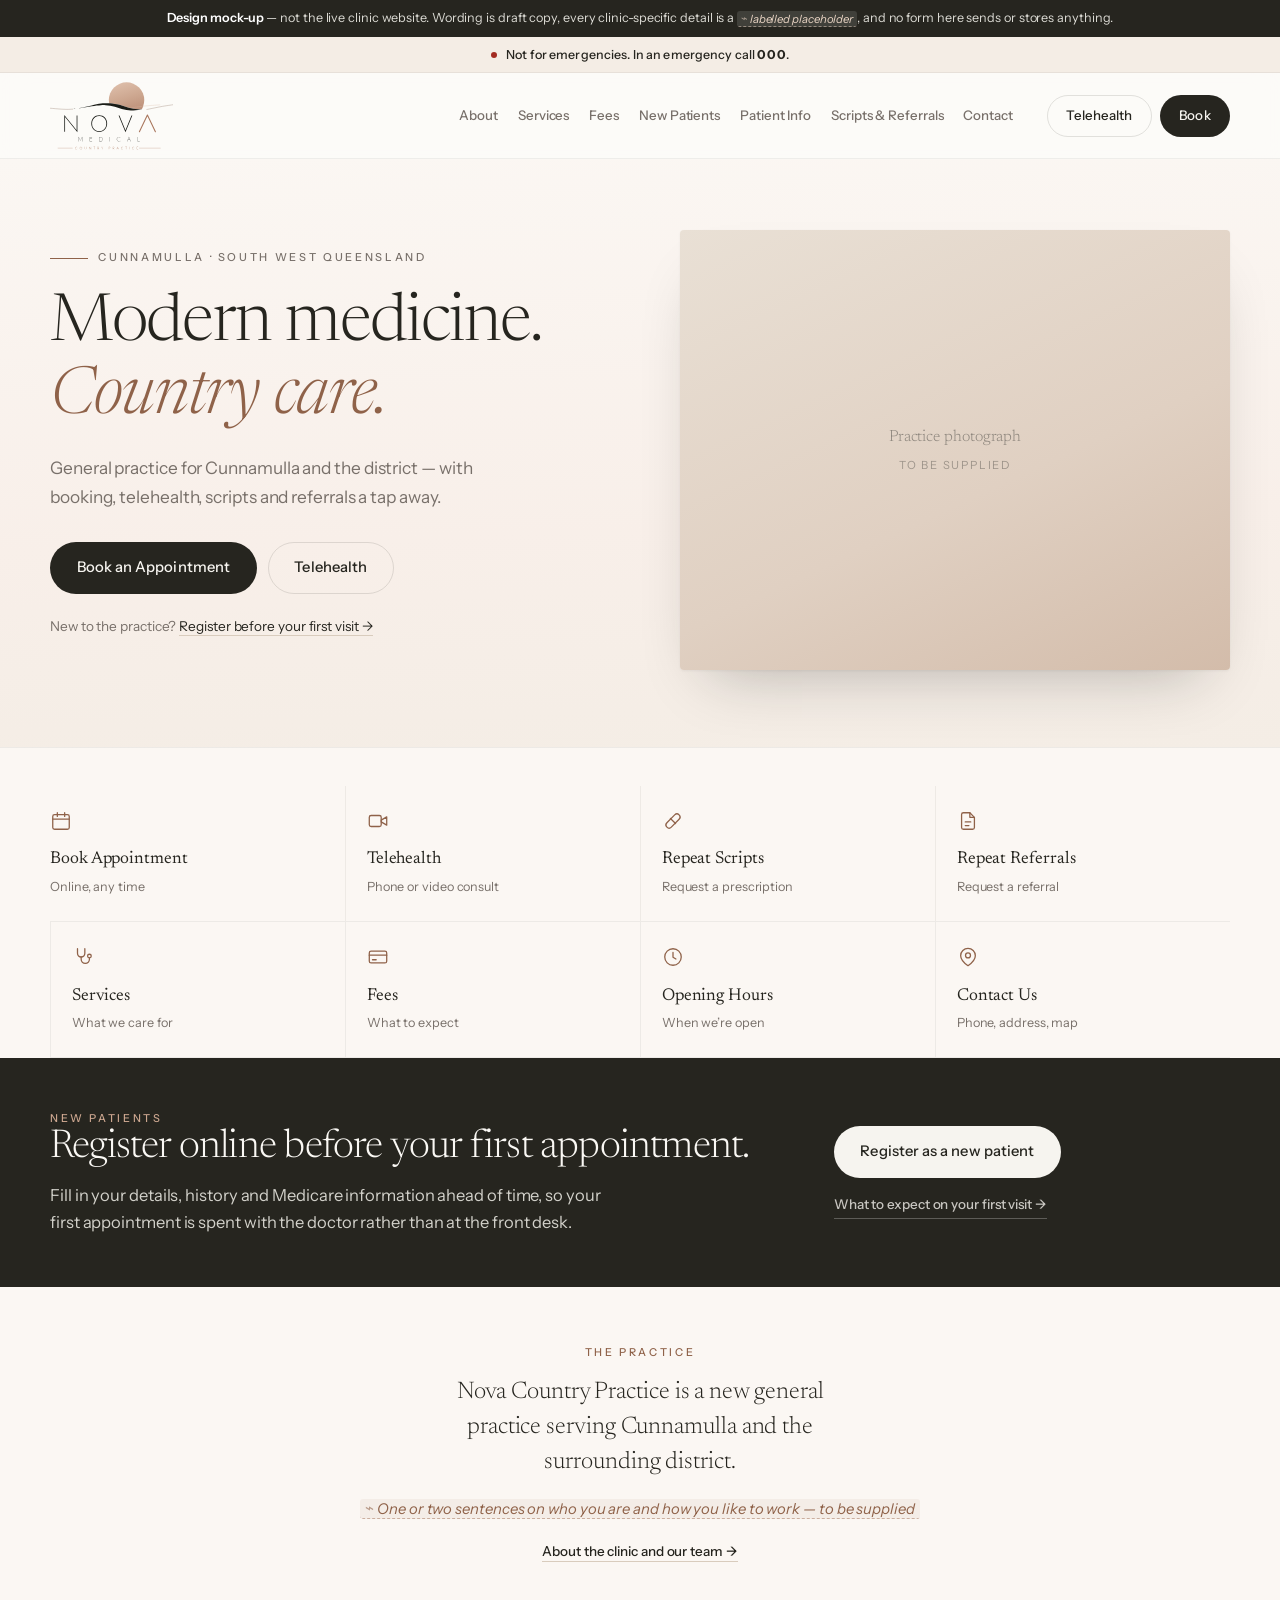
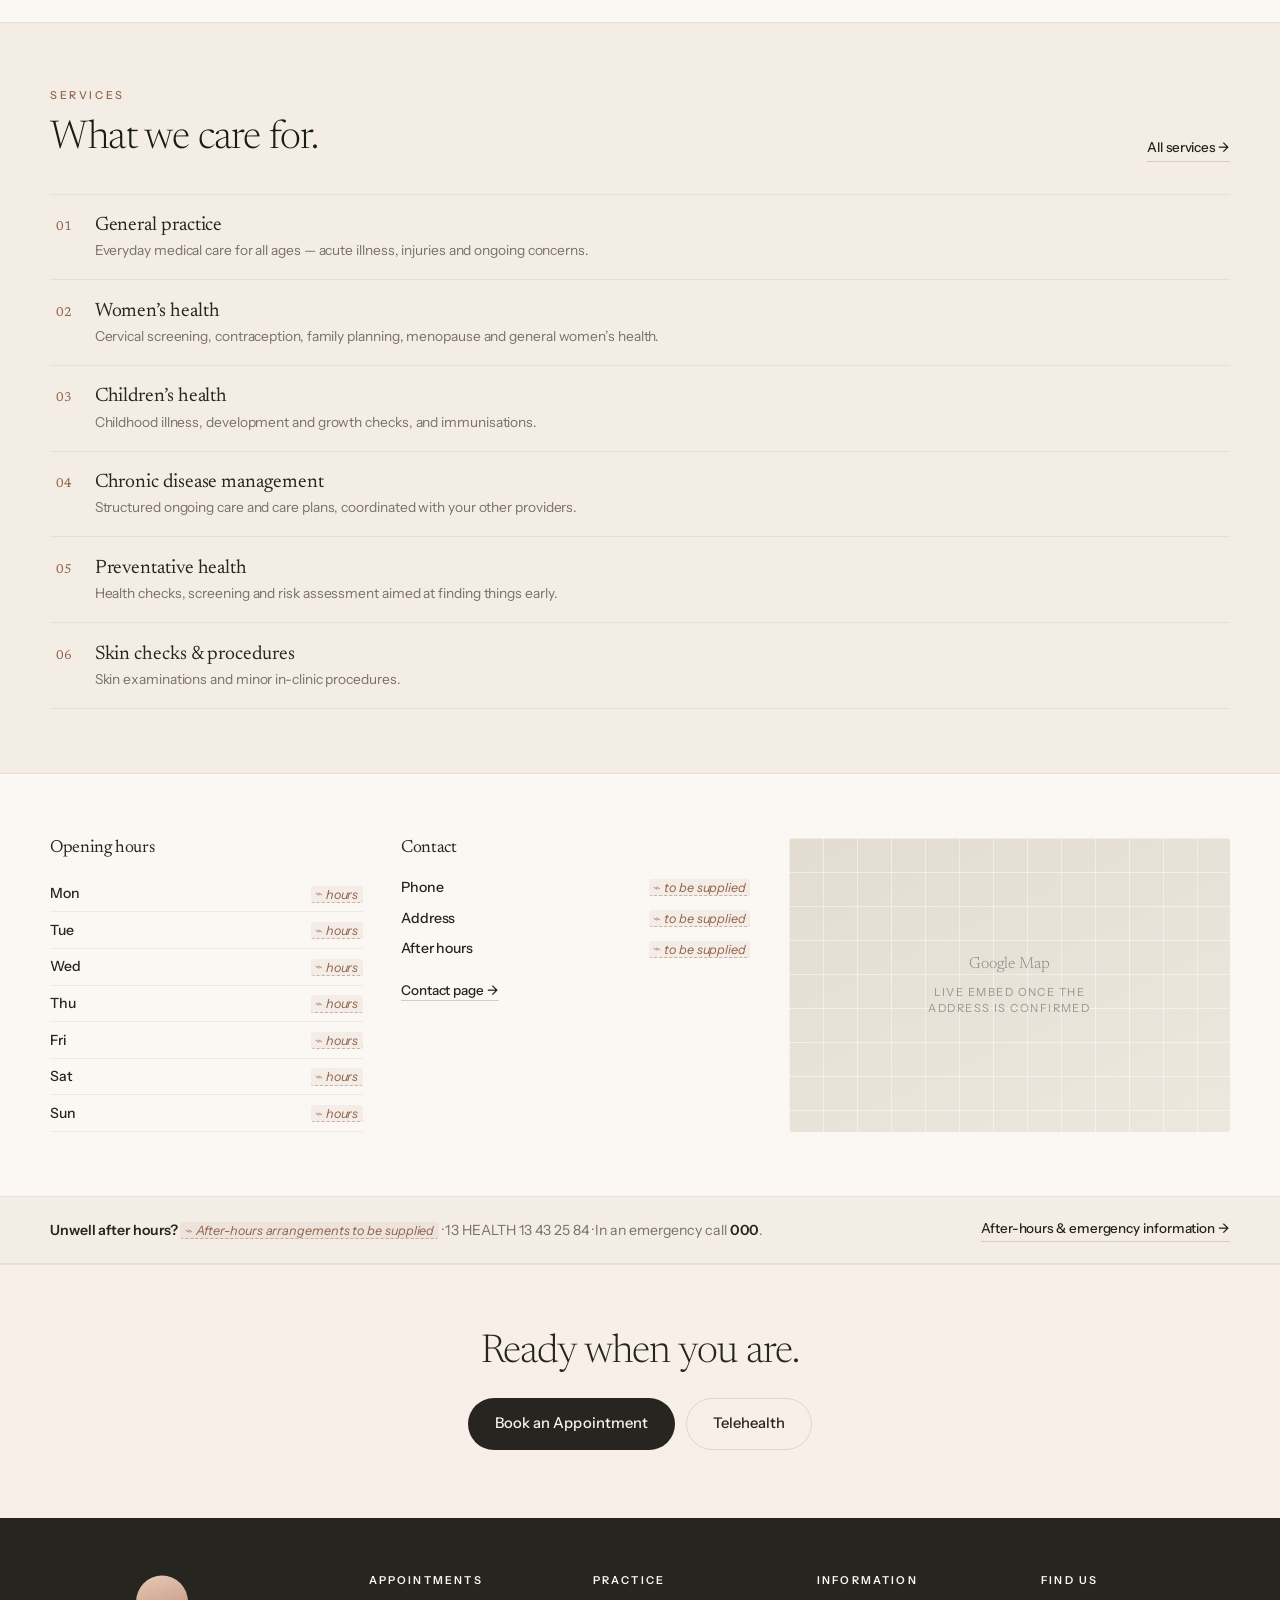
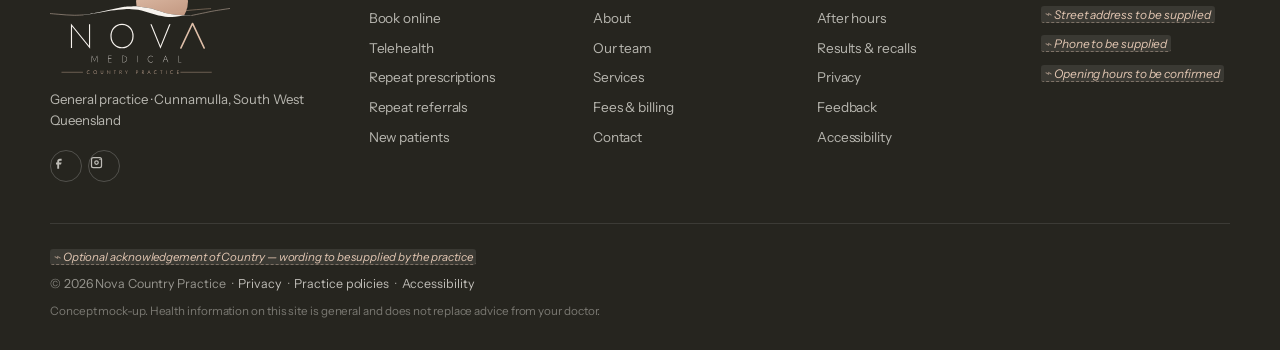
<file: index.html>
<!doctype html>
<html lang="en-AU">
<head>
<meta charset="utf-8">
<meta name="viewport" content="width=device-width, initial-scale=1">
<title>Nova Country Practice — General Practice, Cunnamulla QLD | Design mock-up</title>
<meta name="description" content="Concept mock-up for Nova Country Practice, a general practice in Cunnamulla, Queensland.">
<meta name="robots" content="noindex, nofollow">
<link rel="preconnect" href="https://fonts.googleapis.com">
<link rel="preconnect" href="https://fonts.gstatic.com" crossorigin>
<link href="https://fonts.googleapis.com/css2?family=Newsreader:ital,opsz,wght@0,6..72,200;0,6..72,300;0,6..72,400;1,6..72,300&family=Instrument+Sans:wght@400;500;600&display=swap" rel="stylesheet">
<link rel="icon" href="favicon.svg" type="image/svg+xml">
<link rel="icon" href="favicon-512.png" sizes="512x512">
<link rel="apple-touch-icon" href="apple-touch-icon.png">
<link rel="stylesheet" href="styles.css">
</head>
<body>
<a class="skip" href="#main">Skip to content</a>

<div class="demobar" role="note">
  <strong>Design mock-up</strong> &mdash; not the live clinic website. Wording is draft copy, every clinic-specific detail is a
  <span class="ph ph--inline">labelled placeholder</span>, and no form here sends or stores anything.
</div>

<div class="emerg" role="note">
  <span class="dot" aria-hidden="true"></span> Not for emergencies. In an emergency call <strong>000</strong>.
</div>

<header class="site">
  <div class="wrap hdr">
    <a class="brand" href="index.html" aria-label="Nova Country Practice — home">
      <img class="logo" src="logo.svg" alt="Nova Country Practice" width="531" height="293">
    </a>
    <nav class="mainnav" aria-label="Main"><a href="about.html">About</a><a href="services.html">Services</a><a href="fees.html">Fees</a><a href="new-patients.html">New Patients</a><a href="patient-info.html">Patient Info</a><a href="requests.html">Scripts &amp; Referrals</a><a href="contact.html">Contact</a></nav>
    <div class="hdr-actions">
      <a class="btn btn--ghost" href="#">Telehealth</a>
      <a class="btn btn--solid" href="#">Book</a>
    </div>
    <button class="burger" aria-label="Menu" aria-expanded="false"><span></span><span></span><span></span></button>
  </div>
  <div class="mobnav" hidden><a href="about.html">About</a><a href="services.html">Services</a><a href="fees.html">Fees</a><a href="new-patients.html">New Patients</a><a href="patient-info.html">Patient Info</a><a href="requests.html">Scripts &amp; Referrals</a><a href="contact.html">Contact</a>
    <div class="mobcta"><a class="btn btn--ghost" href="#">Telehealth</a><a class="btn btn--solid" href="#">Book Appointment</a></div>
  </div>
</header>
<main id="main">

<section class="hero">
  <div class="wrap hero-in">
    <div class="hero-copy">
      <p class="eyebrow"><span class="rule"></span> Cunnamulla &middot; South West Queensland</p>
      <h1>Modern medicine.<br><em>Country care.</em></h1>
      <p class="lede">General practice for Cunnamulla and the district &mdash; with booking, telehealth, scripts and referrals a tap away.</p>
      <div class="hero-cta">
        <a class="btn btn--solid big" href="#">Book an Appointment</a>
        <a class="btn btn--ghost big" href="#">Telehealth</a>
      </div>
      <p class="hero-note">New to the practice? <a href="new-patients.html">Register before your first visit &rarr;</a></p>
    </div>
    <div class="hero-art">
      <div class="hero-img"><span class="imgph">Practice photograph<br><em>to be supplied</em></span></div>
    </div>
  </div>
</section>

<section class="quick" aria-label="Quick links">
  <div class="wrap">
    <div class="qgrid">
      <a class="q" href="#">
        <span class="q-ico"><svg viewBox="0 0 24 24" fill="none" stroke="currentColor" stroke-width="1.4" stroke-linecap="round" stroke-linejoin="round" aria-hidden="true"><rect x="3" y="5" width="18" height="16" rx="2"/><path d="M3 10h18M8 3v4M16 3v4"/></svg></span>
        <span class="q-t">Book Appointment</span>
        <span class="q-s">Online, any time</span>
      </a><a class="q" href="#">
        <span class="q-ico"><svg viewBox="0 0 24 24" fill="none" stroke="currentColor" stroke-width="1.4" stroke-linecap="round" stroke-linejoin="round" aria-hidden="true"><rect x="2.5" y="6" width="13" height="12" rx="2"/><path d="M15.5 11l6-3.5v9l-6-3.5z"/></svg></span>
        <span class="q-t">Telehealth</span>
        <span class="q-s">Phone or video consult</span>
      </a><a class="q" href="requests.html#scripts">
        <span class="q-ico"><svg viewBox="0 0 24 24" fill="none" stroke="currentColor" stroke-width="1.4" stroke-linecap="round" stroke-linejoin="round" aria-hidden="true"><rect x="2.6" y="8.6" width="18.8" height="6.8" rx="3.4" transform="rotate(-45 12 12)"/><path d="M9.2 9.2l5.6 5.6"/></svg></span>
        <span class="q-t">Repeat Scripts</span>
        <span class="q-s">Request a prescription</span>
      </a><a class="q" href="requests.html#referrals">
        <span class="q-ico"><svg viewBox="0 0 24 24" fill="none" stroke="currentColor" stroke-width="1.4" stroke-linecap="round" stroke-linejoin="round" aria-hidden="true"><path d="M14 3H7a2 2 0 0 0-2 2v14a2 2 0 0 0 2 2h10a2 2 0 0 0 2-2V8z"/><path d="M14 3v5h5M9 13h6M9 17h4"/></svg></span>
        <span class="q-t">Repeat Referrals</span>
        <span class="q-s">Request a referral</span>
      </a><a class="q" href="services.html">
        <span class="q-ico"><svg viewBox="0 0 24 24" fill="none" stroke="currentColor" stroke-width="1.4" stroke-linecap="round" stroke-linejoin="round" aria-hidden="true"><path d="M6 3v5a4 4 0 0 0 8 0V3"/><path d="M10 12v2.5a4.5 4.5 0 0 0 9 0V13"/><circle cx="19" cy="11" r="2"/></svg></span>
        <span class="q-t">Services</span>
        <span class="q-s">What we care for</span>
      </a><a class="q" href="fees.html">
        <span class="q-ico"><svg viewBox="0 0 24 24" fill="none" stroke="currentColor" stroke-width="1.4" stroke-linecap="round" stroke-linejoin="round" aria-hidden="true"><rect x="2.5" y="5.5" width="19" height="13" rx="2"/><path d="M2.5 10h19M6 15h4"/></svg></span>
        <span class="q-t">Fees</span>
        <span class="q-s">What to expect</span>
      </a><a class="q" href="contact.html#hours">
        <span class="q-ico"><svg viewBox="0 0 24 24" fill="none" stroke="currentColor" stroke-width="1.4" stroke-linecap="round" stroke-linejoin="round" aria-hidden="true"><circle cx="12" cy="12" r="9"/><path d="M12 7v5.2l3.2 2"/></svg></span>
        <span class="q-t">Opening Hours</span>
        <span class="q-s">When we&rsquo;re open</span>
      </a><a class="q" href="contact.html">
        <span class="q-ico"><svg viewBox="0 0 24 24" fill="none" stroke="currentColor" stroke-width="1.4" stroke-linecap="round" stroke-linejoin="round" aria-hidden="true"><path d="M20 10.5c0 5.2-8 11-8 11s-8-5.8-8-11a8 8 0 1 1 16 0z"/><circle cx="12" cy="10.3" r="2.7"/></svg></span>
        <span class="q-t">Contact Us</span>
        <span class="q-s">Phone, address, map</span>
      </a>
    </div>
  </div>
</section>

<section class="band newpt">
  <div class="wrap npt">
    <div class="npt-l">
      <p class="kicker">New patients</p>
      <h2>Register online before your first appointment.</h2>
      <p>Fill in your details, history and Medicare information ahead of time, so your first appointment is spent with the doctor rather than at the front desk.</p>
    </div>
    <div class="npt-r">
      <a class="btn btn--solid big" href="#">Register as a new patient</a>
      <a class="tlink" href="new-patients.html">What to expect on your first visit &rarr;</a>
    </div>
  </div>
</section>

<section class="pad intro">
  <div class="wrap narrow center">
    <p class="kicker">The practice</p>
    <p class="statement">Nova Country Practice is a new general practice serving Cunnamulla and the surrounding district.</p>
    <p class="muted"><span class="ph">One or two sentences on who you are and how you like to work — to be supplied</span></p>
    <a class="tlink" href="about.html">About the clinic and our team &rarr;</a>
  </div>
</section>

<section class="pad alt">
  <div class="wrap">
    <div class="sechead">
      <div><p class="kicker">Services</p><h2>What we care for.</h2></div>
      <a class="tlink" href="services.html">All services &rarr;</a>
    </div>
    <div class="srows">
      <a class="srow" href="services.html">
        <span class="srow-n">01</span>
        <span class="srow-b"><span class="srow-t">General practice</span><span class="srow-d">Everyday medical care for all ages &mdash; acute illness, injuries and ongoing concerns.</span></span>
        <span class="srow-a" aria-hidden="true">&rarr;</span>
      </a>
      <a class="srow" href="services.html">
        <span class="srow-n">02</span>
        <span class="srow-b"><span class="srow-t">Women&rsquo;s health</span><span class="srow-d">Cervical screening, contraception, family planning, menopause and general women&rsquo;s health.</span></span>
        <span class="srow-a" aria-hidden="true">&rarr;</span>
      </a>
      <a class="srow" href="services.html">
        <span class="srow-n">03</span>
        <span class="srow-b"><span class="srow-t">Children&rsquo;s health</span><span class="srow-d">Childhood illness, development and growth checks, and immunisations.</span></span>
        <span class="srow-a" aria-hidden="true">&rarr;</span>
      </a>
      <a class="srow" href="services.html">
        <span class="srow-n">04</span>
        <span class="srow-b"><span class="srow-t">Chronic disease management</span><span class="srow-d">Structured ongoing care and care plans, coordinated with your other providers.</span></span>
        <span class="srow-a" aria-hidden="true">&rarr;</span>
      </a>
      <a class="srow" href="services.html">
        <span class="srow-n">05</span>
        <span class="srow-b"><span class="srow-t">Preventative health</span><span class="srow-d">Health checks, screening and risk assessment aimed at finding things early.</span></span>
        <span class="srow-a" aria-hidden="true">&rarr;</span>
      </a>
      <a class="srow" href="services.html">
        <span class="srow-n">06</span>
        <span class="srow-b"><span class="srow-t">Skin checks &amp; procedures</span><span class="srow-d">Skin examinations and minor in-clinic procedures.</span></span>
        <span class="srow-a" aria-hidden="true">&rarr;</span>
      </a></div>
  </div>
</section>

<section class="pad">
  <div class="wrap essentials">
    <div class="ecol">
      <h3 id="hours">Opening hours</h3>
      <table class="hours">
        <tr><th>Mon</th><td><span class="ph">hours</span></td></tr><tr><th>Tue</th><td><span class="ph">hours</span></td></tr><tr><th>Wed</th><td><span class="ph">hours</span></td></tr><tr><th>Thu</th><td><span class="ph">hours</span></td></tr><tr><th>Fri</th><td><span class="ph">hours</span></td></tr><tr><th>Sat</th><td><span class="ph">hours</span></td></tr><tr><th>Sun</th><td><span class="ph">hours</span></td></tr>
      </table>
    </div>
    <div class="ecol">
      <h3>Contact</h3>
      <dl class="dl">
        <dt>Phone</dt><dd><span class="ph">to be supplied</span></dd>
        <dt>Address</dt><dd><span class="ph">to be supplied</span></dd>
        <dt>After hours</dt><dd><span class="ph">to be supplied</span></dd>
      </dl>
      <a class="tlink" href="contact.html">Contact page &rarr;</a>
    </div>
    <div class="ecol ecol--map">
      <div class="mapph"><span>Google Map<br><em>live embed once the address is confirmed</em></span></div>
    </div>
  </div>
</section>

<section class="urgent">
  <div class="wrap urgent-in">
    <p><strong>Unwell after hours?</strong> <span class="ph">After-hours arrangements to be supplied</span> &middot; 13 HEALTH 13 43 25 84 &middot; In an emergency call <strong class="red">000</strong>.</p>
    <a class="tlink" href="patient-info.html#afterhours">After-hours &amp; emergency information &rarr;</a>
  </div>
</section>

<section class="cta">
  <div class="wrap ctain">
    <h2>Ready when you are.</h2>
    <div class="hero-cta">
      <a class="btn btn--solid big" href="#">Book an Appointment</a>
      <a class="btn btn--ghost big" href="#">Telehealth</a>
    </div>
  </div>
</section>

</main>
<footer class="site">
  <div class="wrap">
    <div class="fgrid">
      <div class="fcol fbrand">
        <img class="flogo" src="logo-reversed.svg" alt="Nova Country Practice" width="531" height="293">
        <p class="fsub">General practice &middot; Cunnamulla, South West Queensland</p>
        <div class="socials">
          <a href="#" aria-label="Facebook (link to be supplied)"><svg viewBox="0 0 24 24" aria-hidden="true"><path d="M14 9h3V6h-3c-2.2 0-4 1.8-4 4v2H8v3h2v7h3v-7h3l1-3h-4v-2c0-.6.4-1 1-1z"/></svg></a>
          <a href="#" aria-label="Instagram (link to be supplied)"><svg viewBox="0 0 24 24" aria-hidden="true"><path d="M7 3h10a4 4 0 0 1 4 4v10a4 4 0 0 1-4 4H7a4 4 0 0 1-4-4V7a4 4 0 0 1 4-4zm0 2a2 2 0 0 0-2 2v10c0 1.1.9 2 2 2h10a2 2 0 0 0 2-2V7a2 2 0 0 0-2-2H7zm5 3.2a3.8 3.8 0 1 1 0 7.6 3.8 3.8 0 0 1 0-7.6zm0 2a1.8 1.8 0 1 0 0 3.6 1.8 1.8 0 0 0 0-3.6zM17.5 6a1 1 0 1 1 0 2 1 1 0 0 1 0-2z"/></svg></a>
        </div>
      </div>
      <div class="fcol">
        <h4>Appointments</h4>
        <a href="#">Book online</a><a href="#">Telehealth</a>
        <a href="requests.html">Repeat prescriptions</a><a href="requests.html">Repeat referrals</a>
        <a href="new-patients.html">New patients</a>
      </div>
      <div class="fcol">
        <h4>Practice</h4>
        <a href="about.html">About</a><a href="about.html#team">Our team</a>
        <a href="services.html">Services</a><a href="fees.html">Fees &amp; billing</a>
        <a href="contact.html">Contact</a>
      </div>
      <div class="fcol">
        <h4>Information</h4>
        <a href="patient-info.html#afterhours">After hours</a>
        <a href="patient-info.html#results">Results &amp; recalls</a>
        <a href="patient-info.html#privacy">Privacy</a>
        <a href="patient-info.html#feedback">Feedback</a>
        <a href="patient-info.html#access">Accessibility</a>
      </div>
      <div class="fcol">
        <h4>Find us</h4>
        <p class="fline"><span class="ph">Street address to be supplied</span></p>
        <p class="fline"><span class="ph">Phone to be supplied</span></p>
        <p class="fline"><span class="ph">Opening hours to be confirmed</span></p>
      </div>
    </div>
    <div class="fbot">
      <p class="ack"><span class="ph">Optional acknowledgement of Country — wording to be supplied by the practice</span></p>
      <p class="fmeta">&copy; <span class="yr">2026</span> Nova Country Practice &nbsp;&middot;&nbsp;
        <a href="patient-info.html#privacy">Privacy</a> &nbsp;&middot;&nbsp;
        <a href="patient-info.html#policies">Practice policies</a> &nbsp;&middot;&nbsp;
        <a href="patient-info.html#access">Accessibility</a></p>
      <p class="fmeta small">Concept mock-up. Health information on this site is general and does not replace advice from your doctor.</p>
    </div>
  </div>
</footer>
<script src="app.js"></script>
</body>
</html>
</file>
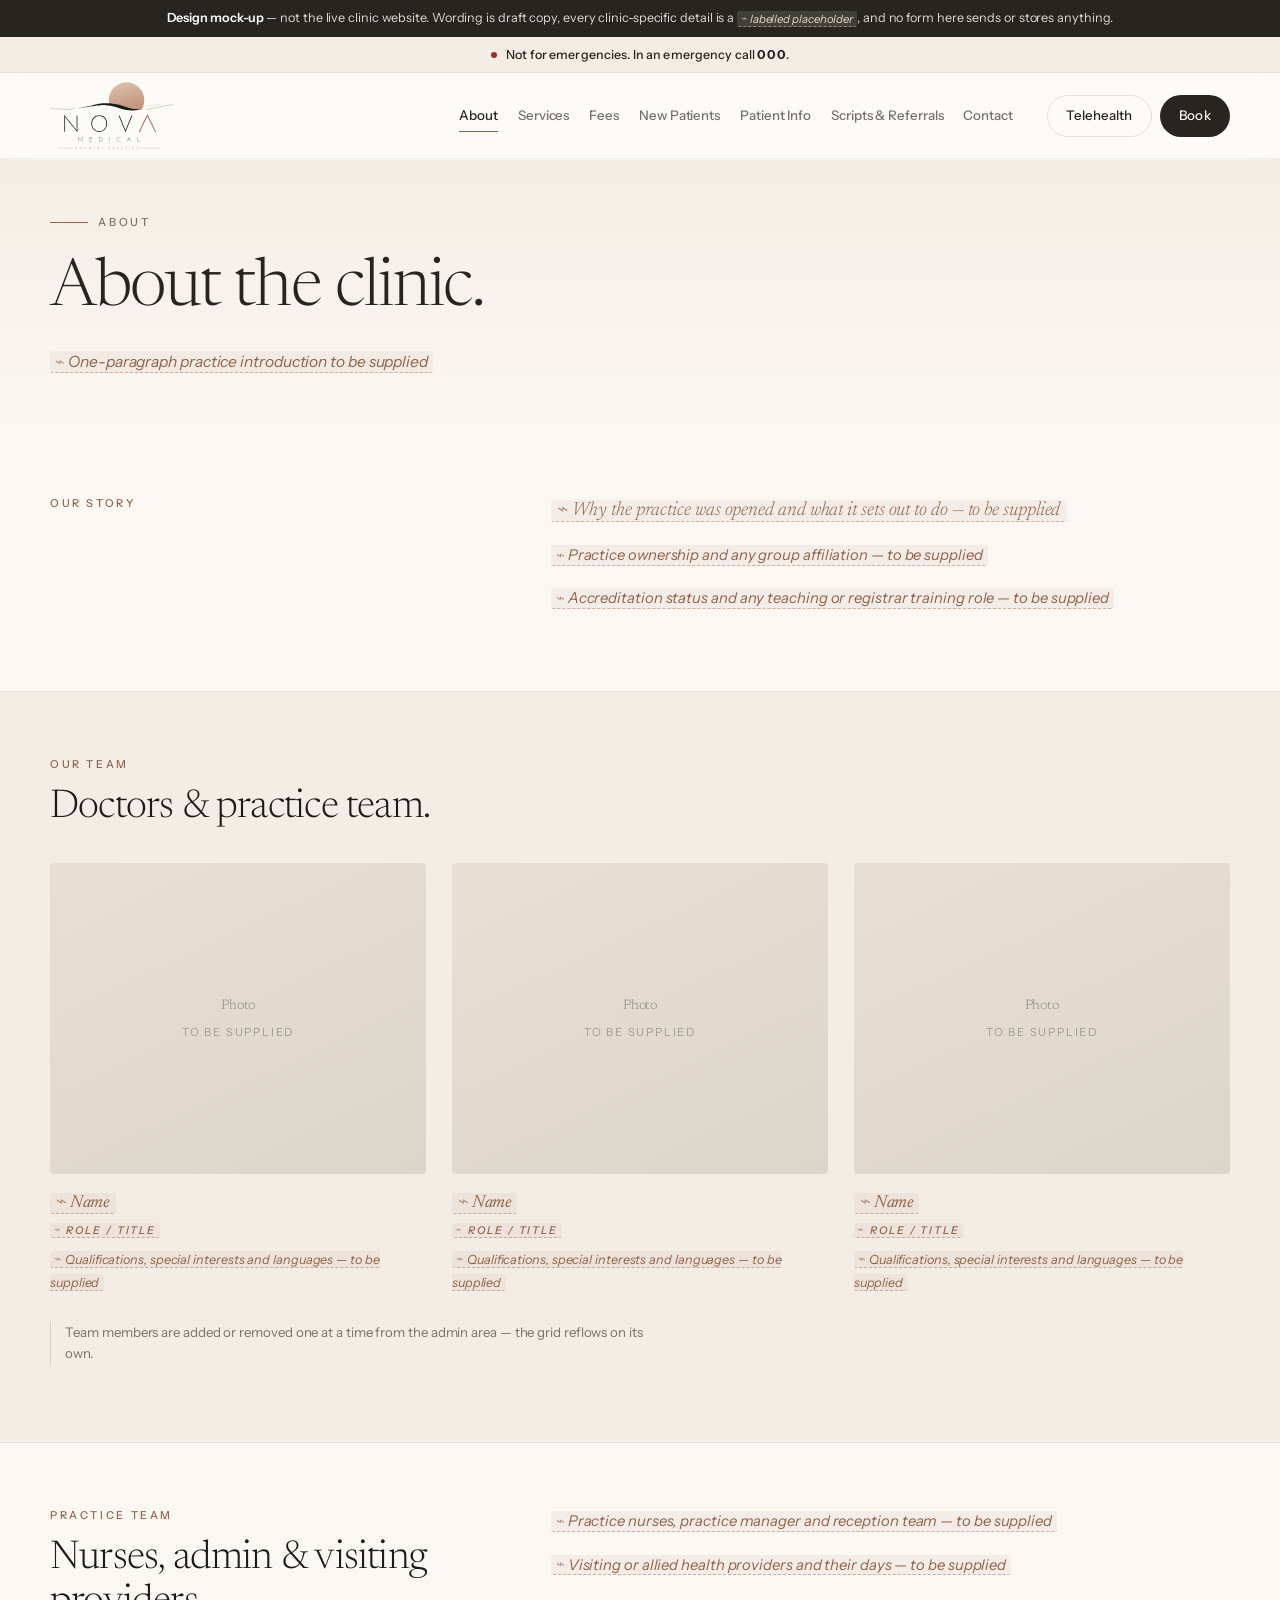
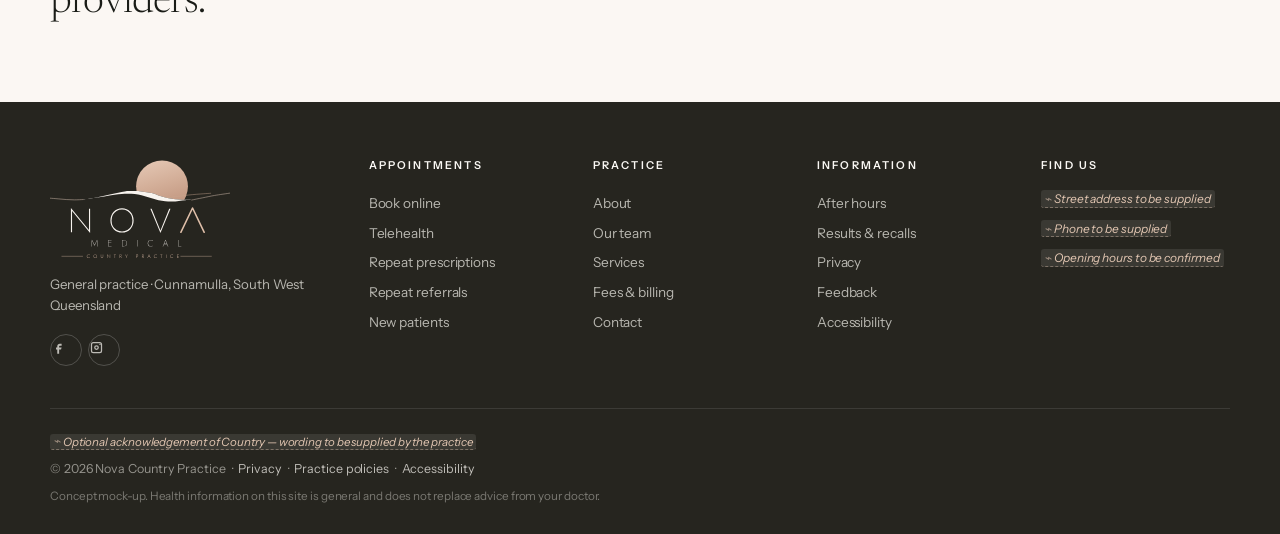
<file: about.html>
<!doctype html>
<html lang="en-AU">
<head>
<meta charset="utf-8">
<meta name="viewport" content="width=device-width, initial-scale=1">
<title>About the clinic — Nova Country Practice | Design mock-up</title>
<meta name="description" content="About Nova Country Practice and the team.">
<meta name="robots" content="noindex, nofollow">
<link rel="preconnect" href="https://fonts.googleapis.com">
<link rel="preconnect" href="https://fonts.gstatic.com" crossorigin>
<link href="https://fonts.googleapis.com/css2?family=Newsreader:ital,opsz,wght@0,6..72,200;0,6..72,300;0,6..72,400;1,6..72,300&family=Instrument+Sans:wght@400;500;600&display=swap" rel="stylesheet">
<link rel="icon" href="favicon.svg" type="image/svg+xml">
<link rel="icon" href="favicon-512.png" sizes="512x512">
<link rel="apple-touch-icon" href="apple-touch-icon.png">
<link rel="stylesheet" href="styles.css">
</head>
<body>
<a class="skip" href="#main">Skip to content</a>

<div class="demobar" role="note">
  <strong>Design mock-up</strong> &mdash; not the live clinic website. Wording is draft copy, every clinic-specific detail is a
  <span class="ph ph--inline">labelled placeholder</span>, and no form here sends or stores anything.
</div>

<div class="emerg" role="note">
  <span class="dot" aria-hidden="true"></span> Not for emergencies. In an emergency call <strong>000</strong>.
</div>

<header class="site">
  <div class="wrap hdr">
    <a class="brand" href="index.html" aria-label="Nova Country Practice — home">
      <img class="logo" src="logo.svg" alt="Nova Country Practice" width="531" height="293">
    </a>
    <nav class="mainnav" aria-label="Main"><a href="about.html" class="on">About</a><a href="services.html">Services</a><a href="fees.html">Fees</a><a href="new-patients.html">New Patients</a><a href="patient-info.html">Patient Info</a><a href="requests.html">Scripts &amp; Referrals</a><a href="contact.html">Contact</a></nav>
    <div class="hdr-actions">
      <a class="btn btn--ghost" href="#">Telehealth</a>
      <a class="btn btn--solid" href="#">Book</a>
    </div>
    <button class="burger" aria-label="Menu" aria-expanded="false"><span></span><span></span><span></span></button>
  </div>
  <div class="mobnav" hidden><a href="about.html" class="on">About</a><a href="services.html">Services</a><a href="fees.html">Fees</a><a href="new-patients.html">New Patients</a><a href="patient-info.html">Patient Info</a><a href="requests.html">Scripts &amp; Referrals</a><a href="contact.html">Contact</a>
    <div class="mobcta"><a class="btn btn--ghost" href="#">Telehealth</a><a class="btn btn--solid" href="#">Book Appointment</a></div>
  </div>
</header>
<main id="main">

<section class="phead">
  <div class="wrap">
    <p class="eyebrow"><span class="rule"></span> About</p>
    <h1>About the clinic.</h1>
    <p class="lede"><span class="ph">One-paragraph practice introduction to be supplied</span></p>
  </div>
</section>

<section class="pad">
  <div class="wrap two">
    <div class="two-l"><p class="kicker">Our story</p></div>
    <div class="two-r">
      <p class="statement"><span class="ph">Why the practice was opened and what it sets out to do — to be supplied</span></p>
      <p class="muted"><span class="ph">Practice ownership and any group affiliation — to be supplied</span></p>
      <p class="muted"><span class="ph">Accreditation status and any teaching or registrar training role — to be supplied</span></p>
    </div>
  </div>
</section>

<section class="pad alt" id="team">
  <div class="wrap">
    <div class="sechead"><div><p class="kicker">Our team</p><h2>Doctors &amp; practice team.</h2></div></div>
    <div class="team">
      <article class="tm">
        <div class="tm-img"><span class="imgph small">Photo<br><em>to be supplied</em></span></div>
        <h3><span class="ph">Name</span></h3>
        <p class="tm-role"><span class="ph">Role / title</span></p>
        <p class="muted"><span class="ph">Qualifications, special interests and languages — to be supplied</span></p>
      </article><article class="tm">
        <div class="tm-img"><span class="imgph small">Photo<br><em>to be supplied</em></span></div>
        <h3><span class="ph">Name</span></h3>
        <p class="tm-role"><span class="ph">Role / title</span></p>
        <p class="muted"><span class="ph">Qualifications, special interests and languages — to be supplied</span></p>
      </article><article class="tm">
        <div class="tm-img"><span class="imgph small">Photo<br><em>to be supplied</em></span></div>
        <h3><span class="ph">Name</span></h3>
        <p class="tm-role"><span class="ph">Role / title</span></p>
        <p class="muted"><span class="ph">Qualifications, special interests and languages — to be supplied</span></p>
      </article>
    </div>
    <p class="secnote">Team members are added or removed one at a time from the admin area &mdash; the grid reflows on its own.</p>
  </div>
</section>

<section class="pad">
  <div class="wrap two">
    <div class="two-l"><p class="kicker">Practice team</p><h2>Nurses, admin &amp; visiting providers.</h2></div>
    <div class="two-r">
      <p class="muted"><span class="ph">Practice nurses, practice manager and reception team — to be supplied</span></p>
      <p class="muted"><span class="ph">Visiting or allied health providers and their days — to be supplied</span></p>
    </div>
  </div>
</section>

</main>
<footer class="site">
  <div class="wrap">
    <div class="fgrid">
      <div class="fcol fbrand">
        <img class="flogo" src="logo-reversed.svg" alt="Nova Country Practice" width="531" height="293">
        <p class="fsub">General practice &middot; Cunnamulla, South West Queensland</p>
        <div class="socials">
          <a href="#" aria-label="Facebook (link to be supplied)"><svg viewBox="0 0 24 24" aria-hidden="true"><path d="M14 9h3V6h-3c-2.2 0-4 1.8-4 4v2H8v3h2v7h3v-7h3l1-3h-4v-2c0-.6.4-1 1-1z"/></svg></a>
          <a href="#" aria-label="Instagram (link to be supplied)"><svg viewBox="0 0 24 24" aria-hidden="true"><path d="M7 3h10a4 4 0 0 1 4 4v10a4 4 0 0 1-4 4H7a4 4 0 0 1-4-4V7a4 4 0 0 1 4-4zm0 2a2 2 0 0 0-2 2v10c0 1.1.9 2 2 2h10a2 2 0 0 0 2-2V7a2 2 0 0 0-2-2H7zm5 3.2a3.8 3.8 0 1 1 0 7.6 3.8 3.8 0 0 1 0-7.6zm0 2a1.8 1.8 0 1 0 0 3.6 1.8 1.8 0 0 0 0-3.6zM17.5 6a1 1 0 1 1 0 2 1 1 0 0 1 0-2z"/></svg></a>
        </div>
      </div>
      <div class="fcol">
        <h4>Appointments</h4>
        <a href="#">Book online</a><a href="#">Telehealth</a>
        <a href="requests.html">Repeat prescriptions</a><a href="requests.html">Repeat referrals</a>
        <a href="new-patients.html">New patients</a>
      </div>
      <div class="fcol">
        <h4>Practice</h4>
        <a href="about.html">About</a><a href="about.html#team">Our team</a>
        <a href="services.html">Services</a><a href="fees.html">Fees &amp; billing</a>
        <a href="contact.html">Contact</a>
      </div>
      <div class="fcol">
        <h4>Information</h4>
        <a href="patient-info.html#afterhours">After hours</a>
        <a href="patient-info.html#results">Results &amp; recalls</a>
        <a href="patient-info.html#privacy">Privacy</a>
        <a href="patient-info.html#feedback">Feedback</a>
        <a href="patient-info.html#access">Accessibility</a>
      </div>
      <div class="fcol">
        <h4>Find us</h4>
        <p class="fline"><span class="ph">Street address to be supplied</span></p>
        <p class="fline"><span class="ph">Phone to be supplied</span></p>
        <p class="fline"><span class="ph">Opening hours to be confirmed</span></p>
      </div>
    </div>
    <div class="fbot">
      <p class="ack"><span class="ph">Optional acknowledgement of Country — wording to be supplied by the practice</span></p>
      <p class="fmeta">&copy; <span class="yr">2026</span> Nova Country Practice &nbsp;&middot;&nbsp;
        <a href="patient-info.html#privacy">Privacy</a> &nbsp;&middot;&nbsp;
        <a href="patient-info.html#policies">Practice policies</a> &nbsp;&middot;&nbsp;
        <a href="patient-info.html#access">Accessibility</a></p>
      <p class="fmeta small">Concept mock-up. Health information on this site is general and does not replace advice from your doctor.</p>
    </div>
  </div>
</footer>
<script src="app.js"></script>
</body>
</html>
</file>
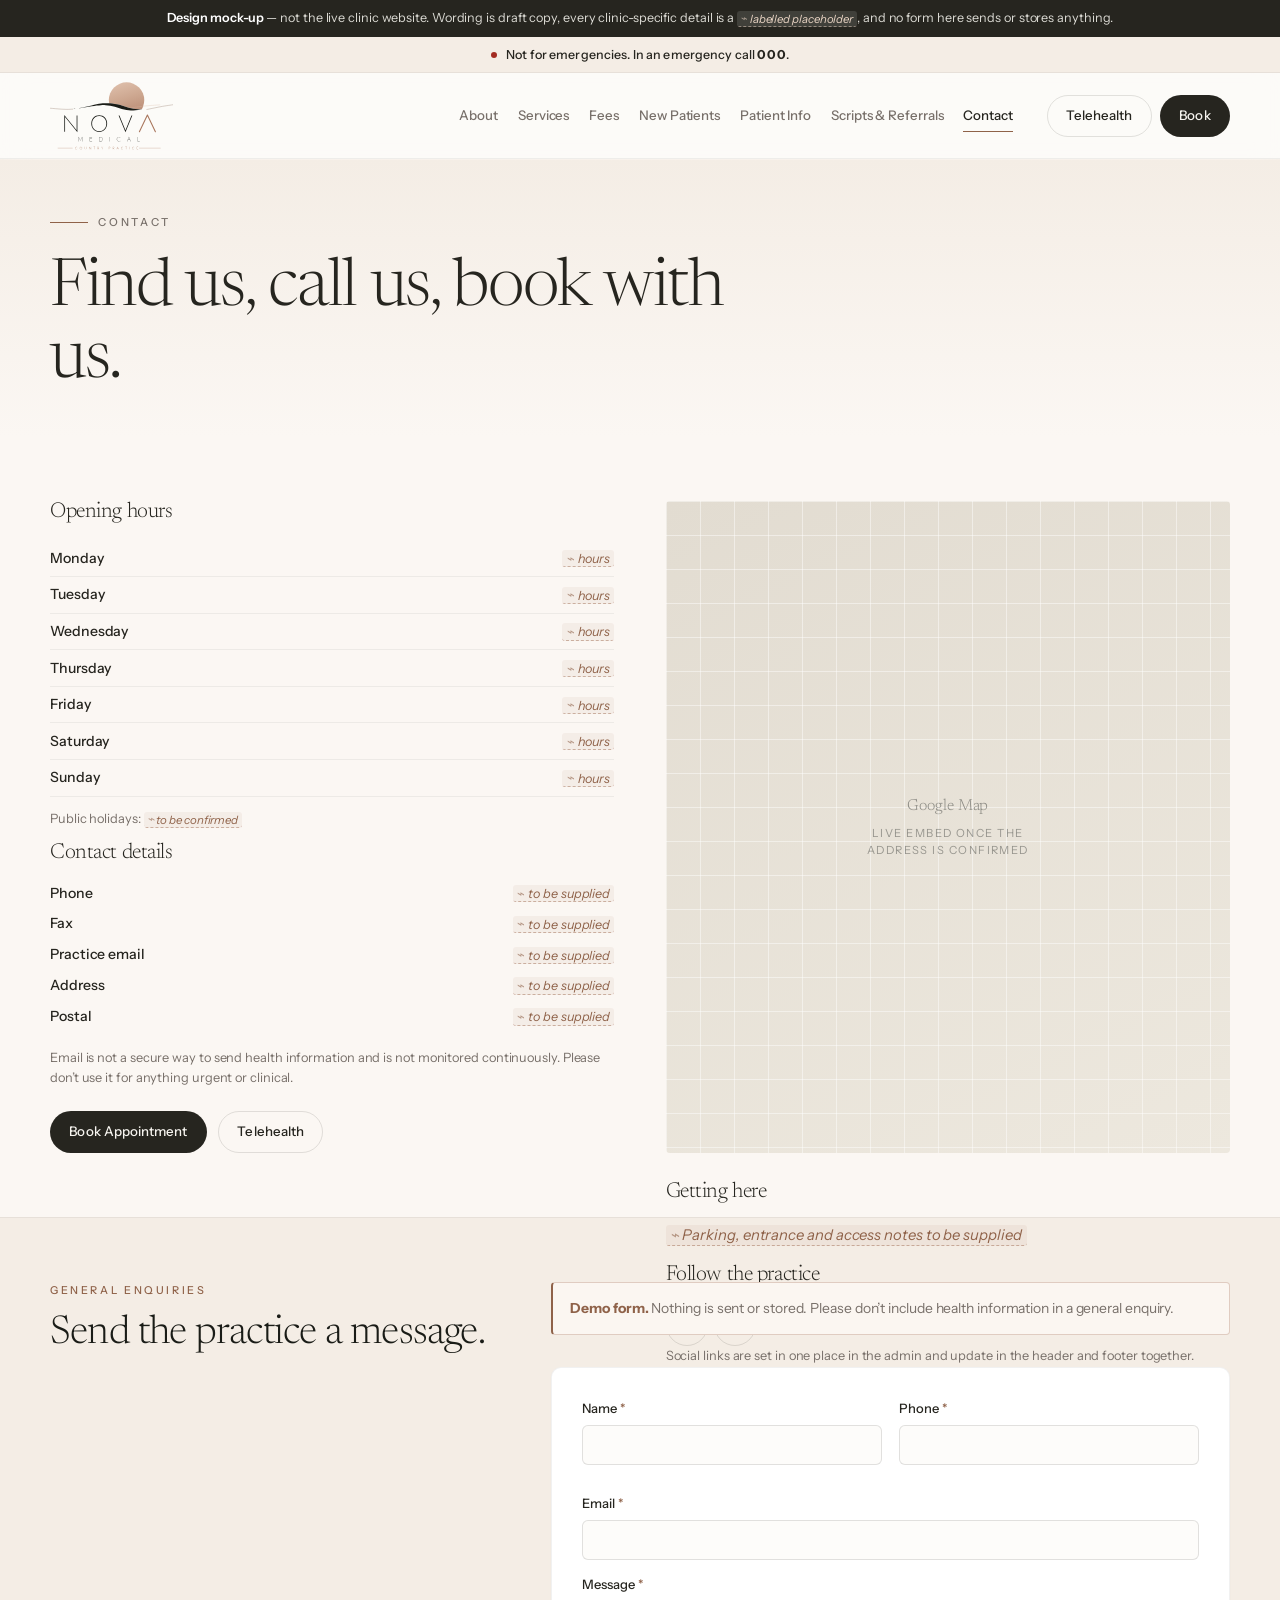
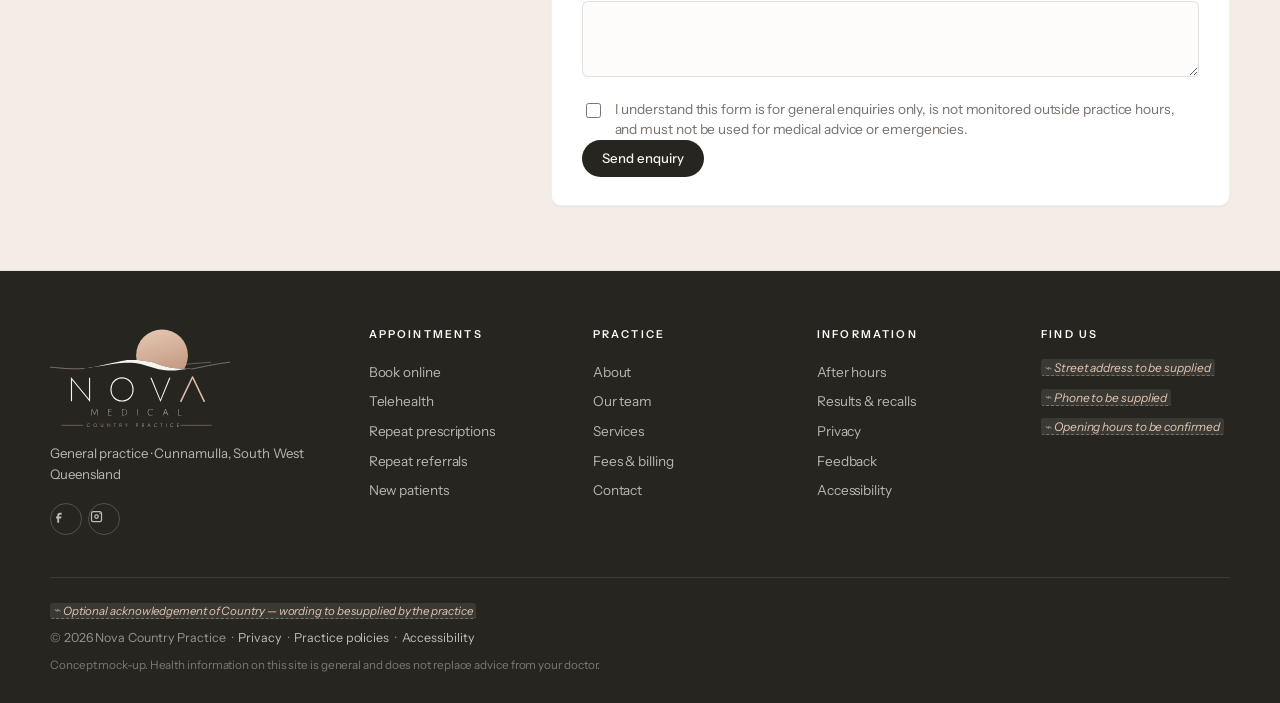
<file: contact.html>
<!doctype html>
<html lang="en-AU">
<head>
<meta charset="utf-8">
<meta name="viewport" content="width=device-width, initial-scale=1">
<title>Contact — Nova Country Practice | Design mock-up</title>
<meta name="description" content="Contact details, opening hours and location for Nova Country Practice, Cunnamulla.">
<meta name="robots" content="noindex, nofollow">
<link rel="preconnect" href="https://fonts.googleapis.com">
<link rel="preconnect" href="https://fonts.gstatic.com" crossorigin>
<link href="https://fonts.googleapis.com/css2?family=Newsreader:ital,opsz,wght@0,6..72,200;0,6..72,300;0,6..72,400;1,6..72,300&family=Instrument+Sans:wght@400;500;600&display=swap" rel="stylesheet">
<link rel="icon" href="favicon.svg" type="image/svg+xml">
<link rel="icon" href="favicon-512.png" sizes="512x512">
<link rel="apple-touch-icon" href="apple-touch-icon.png">
<link rel="stylesheet" href="styles.css">
</head>
<body>
<a class="skip" href="#main">Skip to content</a>

<div class="demobar" role="note">
  <strong>Design mock-up</strong> &mdash; not the live clinic website. Wording is draft copy, every clinic-specific detail is a
  <span class="ph ph--inline">labelled placeholder</span>, and no form here sends or stores anything.
</div>

<div class="emerg" role="note">
  <span class="dot" aria-hidden="true"></span> Not for emergencies. In an emergency call <strong>000</strong>.
</div>

<header class="site">
  <div class="wrap hdr">
    <a class="brand" href="index.html" aria-label="Nova Country Practice — home">
      <img class="logo" src="logo.svg" alt="Nova Country Practice" width="531" height="293">
    </a>
    <nav class="mainnav" aria-label="Main"><a href="about.html">About</a><a href="services.html">Services</a><a href="fees.html">Fees</a><a href="new-patients.html">New Patients</a><a href="patient-info.html">Patient Info</a><a href="requests.html">Scripts &amp; Referrals</a><a href="contact.html" class="on">Contact</a></nav>
    <div class="hdr-actions">
      <a class="btn btn--ghost" href="#">Telehealth</a>
      <a class="btn btn--solid" href="#">Book</a>
    </div>
    <button class="burger" aria-label="Menu" aria-expanded="false"><span></span><span></span><span></span></button>
  </div>
  <div class="mobnav" hidden><a href="about.html">About</a><a href="services.html">Services</a><a href="fees.html">Fees</a><a href="new-patients.html">New Patients</a><a href="patient-info.html">Patient Info</a><a href="requests.html">Scripts &amp; Referrals</a><a href="contact.html" class="on">Contact</a>
    <div class="mobcta"><a class="btn btn--ghost" href="#">Telehealth</a><a class="btn btn--solid" href="#">Book Appointment</a></div>
  </div>
</header>
<main id="main">

<section class="phead">
  <div class="wrap">
    <p class="eyebrow"><span class="rule"></span> Contact</p>
    <h1>Find us, call us, book with us.</h1>
  </div>
</section>

<section class="pad">
  <div class="wrap contactgrid">
    <div class="ccol">
      <h2 id="hours">Opening hours</h2>
      <table class="hours">
        <tr><th>Monday</th><td><span class="ph">hours</span></td></tr><tr><th>Tuesday</th><td><span class="ph">hours</span></td></tr><tr><th>Wednesday</th><td><span class="ph">hours</span></td></tr><tr><th>Thursday</th><td><span class="ph">hours</span></td></tr><tr><th>Friday</th><td><span class="ph">hours</span></td></tr><tr><th>Saturday</th><td><span class="ph">hours</span></td></tr><tr><th>Sunday</th><td><span class="ph">hours</span></td></tr>
      </table>
      <p class="tiny">Public holidays: <span class="ph">to be confirmed</span></p>
      <h2>Contact details</h2>
      <dl class="dl dl--wide">
        <dt>Phone</dt><dd><span class="ph">to be supplied</span></dd>
        <dt>Fax</dt><dd><span class="ph">to be supplied</span></dd>
        <dt>Practice email</dt><dd><span class="ph">to be supplied</span></dd>
        <dt>Address</dt><dd><span class="ph">to be supplied</span></dd>
        <dt>Postal</dt><dd><span class="ph">to be supplied</span></dd>
      </dl>
      <p class="tiny">Email is not a secure way to send health information and is not monitored continuously. Please don&rsquo;t use it for anything urgent or clinical.</p>
      <div class="hero-cta">
        <a class="btn btn--solid" href="#">Book Appointment</a>
        <a class="btn btn--ghost" href="#">Telehealth</a>
      </div>
    </div>
    <div class="ccol">
      <div class="mapph tall"><span>Google Map<br><em>live embed once the address is confirmed</em></span></div>
      <h2>Getting here</h2>
      <p class="muted"><span class="ph">Parking, entrance and access notes to be supplied</span></p>
      <h2>Follow the practice</h2>
      <div class="socials socials--big">
        <a href="#" aria-label="Facebook (link to be supplied)"><svg viewBox="0 0 24 24" aria-hidden="true"><path d="M14 9h3V6h-3c-2.2 0-4 1.8-4 4v2H8v3h2v7h3v-7h3l1-3h-4v-2c0-.6.4-1 1-1z"/></svg></a>
        <a href="#" aria-label="Instagram (link to be supplied)"><svg viewBox="0 0 24 24" aria-hidden="true"><path d="M7 3h10a4 4 0 0 1 4 4v10a4 4 0 0 1-4 4H7a4 4 0 0 1-4-4V7a4 4 0 0 1 4-4zm0 2a2 2 0 0 0-2 2v10c0 1.1.9 2 2 2h10a2 2 0 0 0 2-2V7a2 2 0 0 0-2-2H7zm5 3.2a3.8 3.8 0 1 1 0 7.6 3.8 3.8 0 0 1 0-7.6zm0 2a1.8 1.8 0 1 0 0 3.6 1.8 1.8 0 0 0 0-3.6zM17.5 6a1 1 0 1 1 0 2 1 1 0 0 1 0-2z"/></svg></a>
      </div>
      <p class="tiny">Social links are set in one place in the admin and update in the header and footer together.</p>
    </div>
  </div>
</section>

<section class="pad alt">
  <div class="wrap two">
    <div class="two-l"><p class="kicker">General enquiries</p><h2>Send the practice a message.</h2></div>
    <div class="two-r">
      <div class="formwarn" role="note"><strong>Demo form.</strong> Nothing is sent or stored. Please don&rsquo;t include health information in a general enquiry.</div>
      <form class="frm" novalidate>
        <div class="fgrid2"><label class="f"><span class="flab">Name <span class="req" aria-hidden="true">*</span></span><input type="text" autocomplete="off"></label><label class="f"><span class="flab">Phone <span class="req" aria-hidden="true">*</span></span><input type="tel" autocomplete="off"></label></div>
        <label class="f"><span class="flab">Email <span class="req" aria-hidden="true">*</span></span><input type="email" autocomplete="off"></label>
        <label class="f"><span class="flab">Message <span class="req" aria-hidden="true">*</span></span><textarea rows="3" autocomplete="off"></textarea></label>
        <label class="chk"><input type="checkbox"> <span>I understand this form is for general enquiries only, is not monitored outside practice hours, and must not be used for medical advice or emergencies.</span></label>
        <button class="btn btn--solid" type="submit">Send enquiry</button>
      </form>
    </div>
  </div>
</section>

</main>
<footer class="site">
  <div class="wrap">
    <div class="fgrid">
      <div class="fcol fbrand">
        <img class="flogo" src="logo-reversed.svg" alt="Nova Country Practice" width="531" height="293">
        <p class="fsub">General practice &middot; Cunnamulla, South West Queensland</p>
        <div class="socials">
          <a href="#" aria-label="Facebook (link to be supplied)"><svg viewBox="0 0 24 24" aria-hidden="true"><path d="M14 9h3V6h-3c-2.2 0-4 1.8-4 4v2H8v3h2v7h3v-7h3l1-3h-4v-2c0-.6.4-1 1-1z"/></svg></a>
          <a href="#" aria-label="Instagram (link to be supplied)"><svg viewBox="0 0 24 24" aria-hidden="true"><path d="M7 3h10a4 4 0 0 1 4 4v10a4 4 0 0 1-4 4H7a4 4 0 0 1-4-4V7a4 4 0 0 1 4-4zm0 2a2 2 0 0 0-2 2v10c0 1.1.9 2 2 2h10a2 2 0 0 0 2-2V7a2 2 0 0 0-2-2H7zm5 3.2a3.8 3.8 0 1 1 0 7.6 3.8 3.8 0 0 1 0-7.6zm0 2a1.8 1.8 0 1 0 0 3.6 1.8 1.8 0 0 0 0-3.6zM17.5 6a1 1 0 1 1 0 2 1 1 0 0 1 0-2z"/></svg></a>
        </div>
      </div>
      <div class="fcol">
        <h4>Appointments</h4>
        <a href="#">Book online</a><a href="#">Telehealth</a>
        <a href="requests.html">Repeat prescriptions</a><a href="requests.html">Repeat referrals</a>
        <a href="new-patients.html">New patients</a>
      </div>
      <div class="fcol">
        <h4>Practice</h4>
        <a href="about.html">About</a><a href="about.html#team">Our team</a>
        <a href="services.html">Services</a><a href="fees.html">Fees &amp; billing</a>
        <a href="contact.html">Contact</a>
      </div>
      <div class="fcol">
        <h4>Information</h4>
        <a href="patient-info.html#afterhours">After hours</a>
        <a href="patient-info.html#results">Results &amp; recalls</a>
        <a href="patient-info.html#privacy">Privacy</a>
        <a href="patient-info.html#feedback">Feedback</a>
        <a href="patient-info.html#access">Accessibility</a>
      </div>
      <div class="fcol">
        <h4>Find us</h4>
        <p class="fline"><span class="ph">Street address to be supplied</span></p>
        <p class="fline"><span class="ph">Phone to be supplied</span></p>
        <p class="fline"><span class="ph">Opening hours to be confirmed</span></p>
      </div>
    </div>
    <div class="fbot">
      <p class="ack"><span class="ph">Optional acknowledgement of Country — wording to be supplied by the practice</span></p>
      <p class="fmeta">&copy; <span class="yr">2026</span> Nova Country Practice &nbsp;&middot;&nbsp;
        <a href="patient-info.html#privacy">Privacy</a> &nbsp;&middot;&nbsp;
        <a href="patient-info.html#policies">Practice policies</a> &nbsp;&middot;&nbsp;
        <a href="patient-info.html#access">Accessibility</a></p>
      <p class="fmeta small">Concept mock-up. Health information on this site is general and does not replace advice from your doctor.</p>
    </div>
  </div>
</footer>
<script src="app.js"></script>
</body>
</html>
</file>
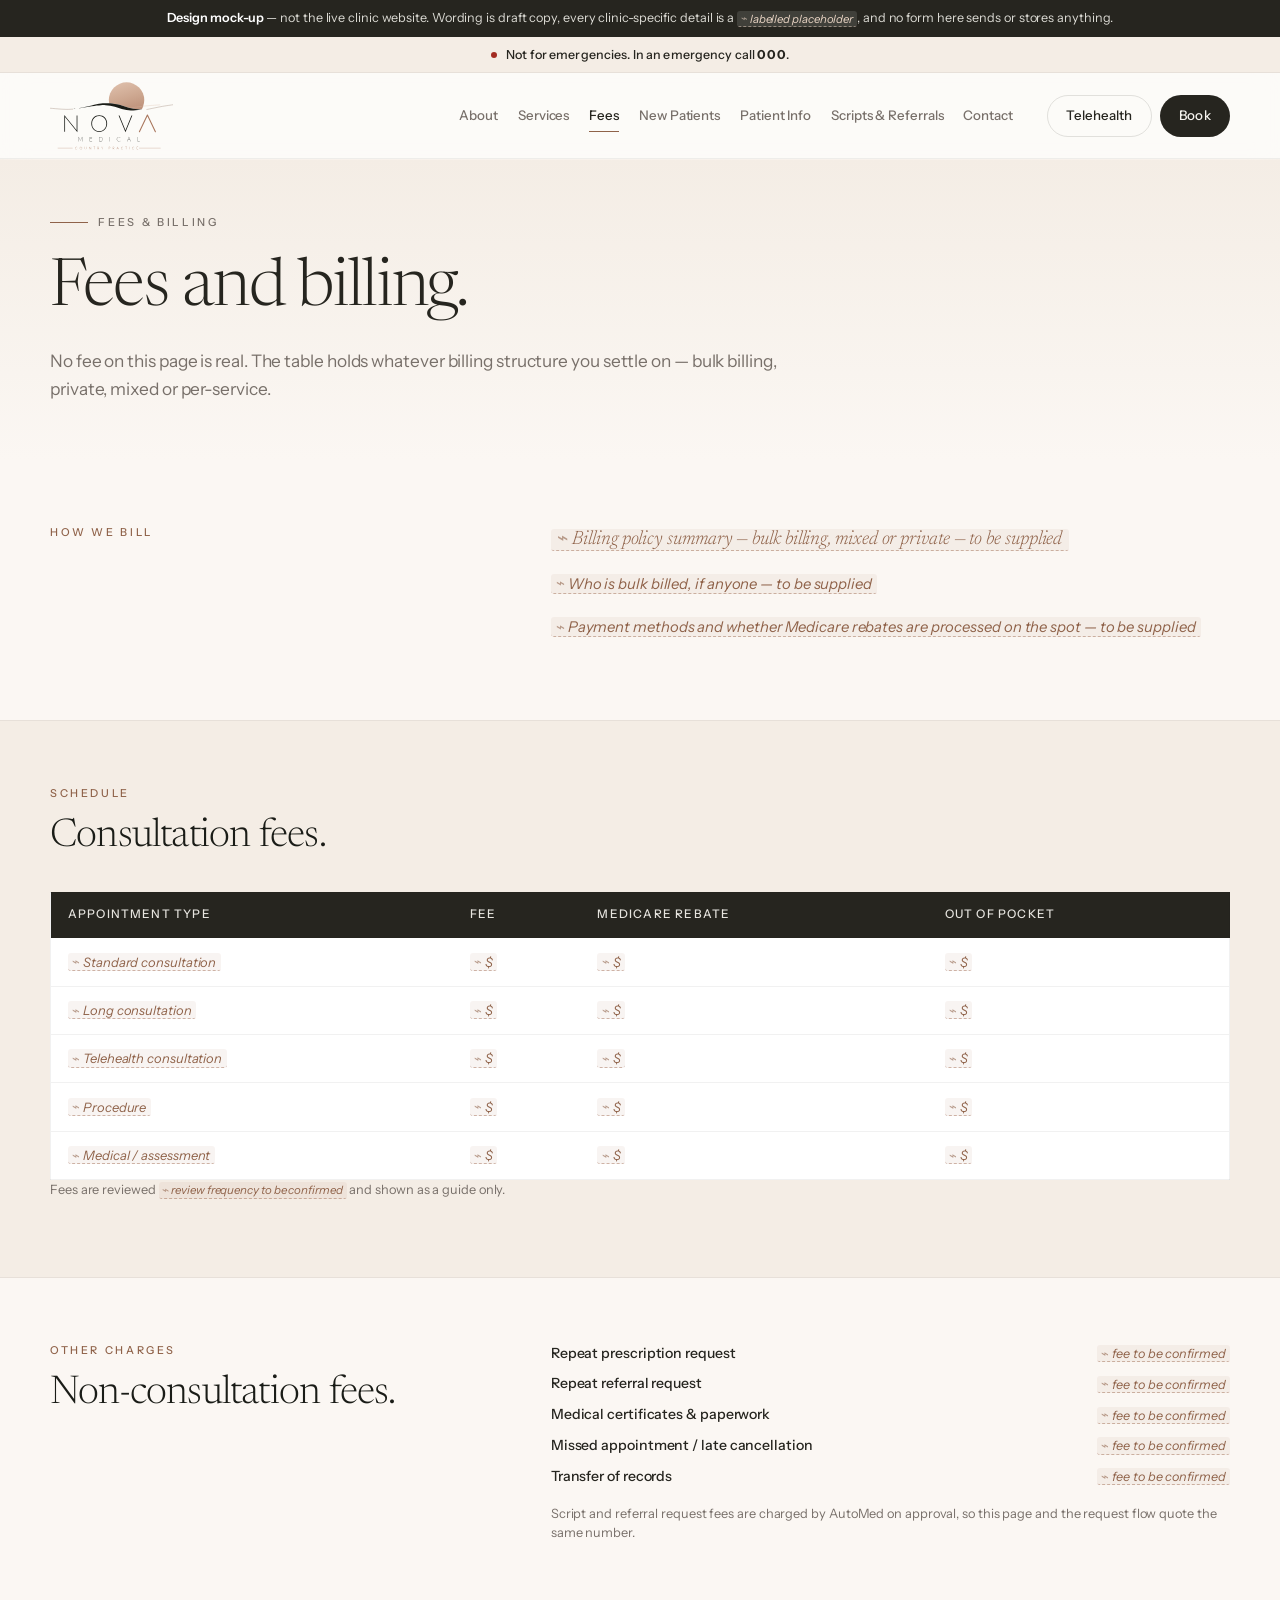
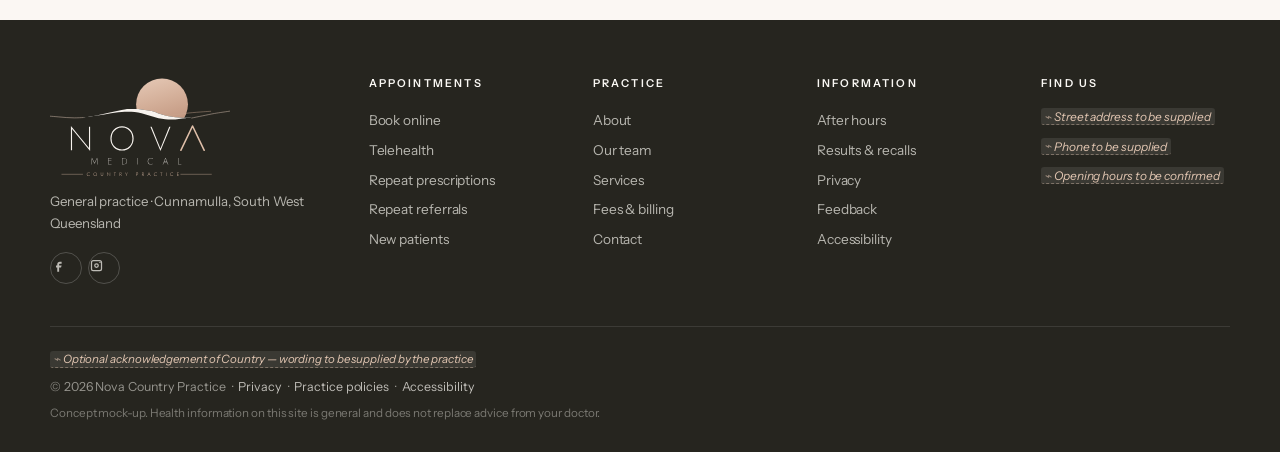
<file: fees.html>
<!doctype html>
<html lang="en-AU">
<head>
<meta charset="utf-8">
<meta name="viewport" content="width=device-width, initial-scale=1">
<title>Fees & Billing — Nova Country Practice | Design mock-up</title>
<meta name="description" content="Fees and billing information for Nova Country Practice.">
<meta name="robots" content="noindex, nofollow">
<link rel="preconnect" href="https://fonts.googleapis.com">
<link rel="preconnect" href="https://fonts.gstatic.com" crossorigin>
<link href="https://fonts.googleapis.com/css2?family=Newsreader:ital,opsz,wght@0,6..72,200;0,6..72,300;0,6..72,400;1,6..72,300&family=Instrument+Sans:wght@400;500;600&display=swap" rel="stylesheet">
<link rel="icon" href="favicon.svg" type="image/svg+xml">
<link rel="icon" href="favicon-512.png" sizes="512x512">
<link rel="apple-touch-icon" href="apple-touch-icon.png">
<link rel="stylesheet" href="styles.css">
</head>
<body>
<a class="skip" href="#main">Skip to content</a>

<div class="demobar" role="note">
  <strong>Design mock-up</strong> &mdash; not the live clinic website. Wording is draft copy, every clinic-specific detail is a
  <span class="ph ph--inline">labelled placeholder</span>, and no form here sends or stores anything.
</div>

<div class="emerg" role="note">
  <span class="dot" aria-hidden="true"></span> Not for emergencies. In an emergency call <strong>000</strong>.
</div>

<header class="site">
  <div class="wrap hdr">
    <a class="brand" href="index.html" aria-label="Nova Country Practice — home">
      <img class="logo" src="logo.svg" alt="Nova Country Practice" width="531" height="293">
    </a>
    <nav class="mainnav" aria-label="Main"><a href="about.html">About</a><a href="services.html">Services</a><a href="fees.html" class="on">Fees</a><a href="new-patients.html">New Patients</a><a href="patient-info.html">Patient Info</a><a href="requests.html">Scripts &amp; Referrals</a><a href="contact.html">Contact</a></nav>
    <div class="hdr-actions">
      <a class="btn btn--ghost" href="#">Telehealth</a>
      <a class="btn btn--solid" href="#">Book</a>
    </div>
    <button class="burger" aria-label="Menu" aria-expanded="false"><span></span><span></span><span></span></button>
  </div>
  <div class="mobnav" hidden><a href="about.html">About</a><a href="services.html">Services</a><a href="fees.html" class="on">Fees</a><a href="new-patients.html">New Patients</a><a href="patient-info.html">Patient Info</a><a href="requests.html">Scripts &amp; Referrals</a><a href="contact.html">Contact</a>
    <div class="mobcta"><a class="btn btn--ghost" href="#">Telehealth</a><a class="btn btn--solid" href="#">Book Appointment</a></div>
  </div>
</header>
<main id="main">

<section class="phead">
  <div class="wrap">
    <p class="eyebrow"><span class="rule"></span> Fees &amp; billing</p>
    <h1>Fees and billing.</h1>
    <p class="lede">No fee on this page is real. The table holds whatever billing structure you settle on &mdash; bulk billing, private, mixed or per-service.</p>
  </div>
</section>

<section class="pad">
  <div class="wrap two">
    <div class="two-l"><p class="kicker">How we bill</p></div>
    <div class="two-r">
      <p class="statement"><span class="ph">Billing policy summary — bulk billing, mixed or private — to be supplied</span></p>
      <p class="muted"><span class="ph">Who is bulk billed, if anyone — to be supplied</span></p>
      <p class="muted"><span class="ph">Payment methods and whether Medicare rebates are processed on the spot — to be supplied</span></p>
    </div>
  </div>
</section>

<section class="pad alt">
  <div class="wrap">
    <div class="sechead"><div><p class="kicker">Schedule</p><h2>Consultation fees.</h2></div></div>
    <table class="fees">
      <thead><tr><th>Appointment type</th><th>Fee</th><th>Medicare rebate</th><th>Out of pocket</th></tr></thead>
      <tbody>
        <tr><td><span class="ph">Standard consultation</span></td><td><span class="ph">$</span></td><td><span class="ph">$</span></td><td><span class="ph">$</span></td></tr><tr><td><span class="ph">Long consultation</span></td><td><span class="ph">$</span></td><td><span class="ph">$</span></td><td><span class="ph">$</span></td></tr><tr><td><span class="ph">Telehealth consultation</span></td><td><span class="ph">$</span></td><td><span class="ph">$</span></td><td><span class="ph">$</span></td></tr><tr><td><span class="ph">Procedure</span></td><td><span class="ph">$</span></td><td><span class="ph">$</span></td><td><span class="ph">$</span></td></tr><tr><td><span class="ph">Medical / assessment</span></td><td><span class="ph">$</span></td><td><span class="ph">$</span></td><td><span class="ph">$</span></td></tr>
      </tbody>
    </table>
    <p class="tiny">Fees are reviewed <span class="ph">review frequency to be confirmed</span> and shown as a guide only.</p>
  </div>
</section>

<section class="pad">
  <div class="wrap two">
    <div class="two-l"><p class="kicker">Other charges</p><h2>Non-consultation fees.</h2></div>
    <div class="two-r">
      <dl class="dl dl--wide">
        <dt>Repeat prescription request</dt><dd><span class="ph">fee to be confirmed</span></dd>
        <dt>Repeat referral request</dt><dd><span class="ph">fee to be confirmed</span></dd>
        <dt>Medical certificates &amp; paperwork</dt><dd><span class="ph">fee to be confirmed</span></dd>
        <dt>Missed appointment / late cancellation</dt><dd><span class="ph">fee to be confirmed</span></dd>
        <dt>Transfer of records</dt><dd><span class="ph">fee to be confirmed</span></dd>
      </dl>
      <p class="tiny">Script and referral request fees are charged by AutoMed on approval, so this page and the request flow quote the same number.</p>
    </div>
  </div>
</section>

</main>
<footer class="site">
  <div class="wrap">
    <div class="fgrid">
      <div class="fcol fbrand">
        <img class="flogo" src="logo-reversed.svg" alt="Nova Country Practice" width="531" height="293">
        <p class="fsub">General practice &middot; Cunnamulla, South West Queensland</p>
        <div class="socials">
          <a href="#" aria-label="Facebook (link to be supplied)"><svg viewBox="0 0 24 24" aria-hidden="true"><path d="M14 9h3V6h-3c-2.2 0-4 1.8-4 4v2H8v3h2v7h3v-7h3l1-3h-4v-2c0-.6.4-1 1-1z"/></svg></a>
          <a href="#" aria-label="Instagram (link to be supplied)"><svg viewBox="0 0 24 24" aria-hidden="true"><path d="M7 3h10a4 4 0 0 1 4 4v10a4 4 0 0 1-4 4H7a4 4 0 0 1-4-4V7a4 4 0 0 1 4-4zm0 2a2 2 0 0 0-2 2v10c0 1.1.9 2 2 2h10a2 2 0 0 0 2-2V7a2 2 0 0 0-2-2H7zm5 3.2a3.8 3.8 0 1 1 0 7.6 3.8 3.8 0 0 1 0-7.6zm0 2a1.8 1.8 0 1 0 0 3.6 1.8 1.8 0 0 0 0-3.6zM17.5 6a1 1 0 1 1 0 2 1 1 0 0 1 0-2z"/></svg></a>
        </div>
      </div>
      <div class="fcol">
        <h4>Appointments</h4>
        <a href="#">Book online</a><a href="#">Telehealth</a>
        <a href="requests.html">Repeat prescriptions</a><a href="requests.html">Repeat referrals</a>
        <a href="new-patients.html">New patients</a>
      </div>
      <div class="fcol">
        <h4>Practice</h4>
        <a href="about.html">About</a><a href="about.html#team">Our team</a>
        <a href="services.html">Services</a><a href="fees.html">Fees &amp; billing</a>
        <a href="contact.html">Contact</a>
      </div>
      <div class="fcol">
        <h4>Information</h4>
        <a href="patient-info.html#afterhours">After hours</a>
        <a href="patient-info.html#results">Results &amp; recalls</a>
        <a href="patient-info.html#privacy">Privacy</a>
        <a href="patient-info.html#feedback">Feedback</a>
        <a href="patient-info.html#access">Accessibility</a>
      </div>
      <div class="fcol">
        <h4>Find us</h4>
        <p class="fline"><span class="ph">Street address to be supplied</span></p>
        <p class="fline"><span class="ph">Phone to be supplied</span></p>
        <p class="fline"><span class="ph">Opening hours to be confirmed</span></p>
      </div>
    </div>
    <div class="fbot">
      <p class="ack"><span class="ph">Optional acknowledgement of Country — wording to be supplied by the practice</span></p>
      <p class="fmeta">&copy; <span class="yr">2026</span> Nova Country Practice &nbsp;&middot;&nbsp;
        <a href="patient-info.html#privacy">Privacy</a> &nbsp;&middot;&nbsp;
        <a href="patient-info.html#policies">Practice policies</a> &nbsp;&middot;&nbsp;
        <a href="patient-info.html#access">Accessibility</a></p>
      <p class="fmeta small">Concept mock-up. Health information on this site is general and does not replace advice from your doctor.</p>
    </div>
  </div>
</footer>
<script src="app.js"></script>
</body>
</html>
</file>
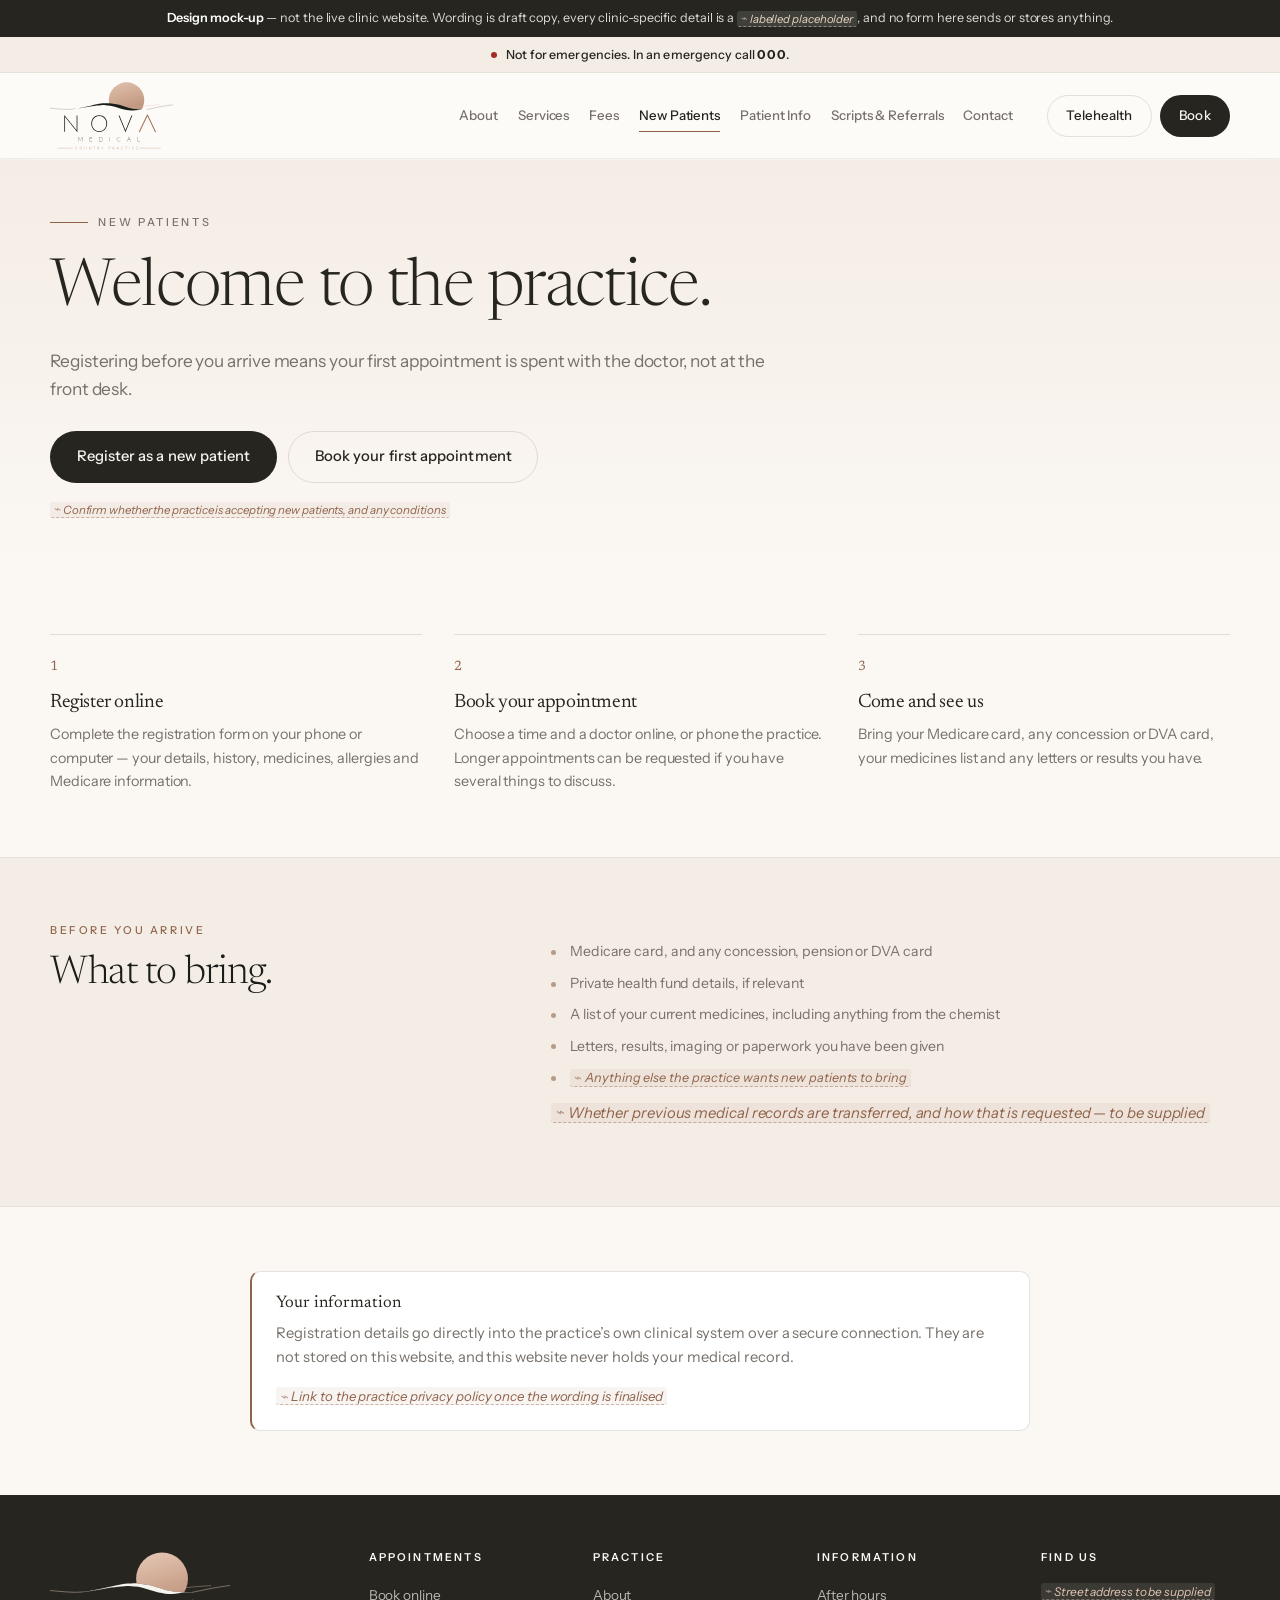
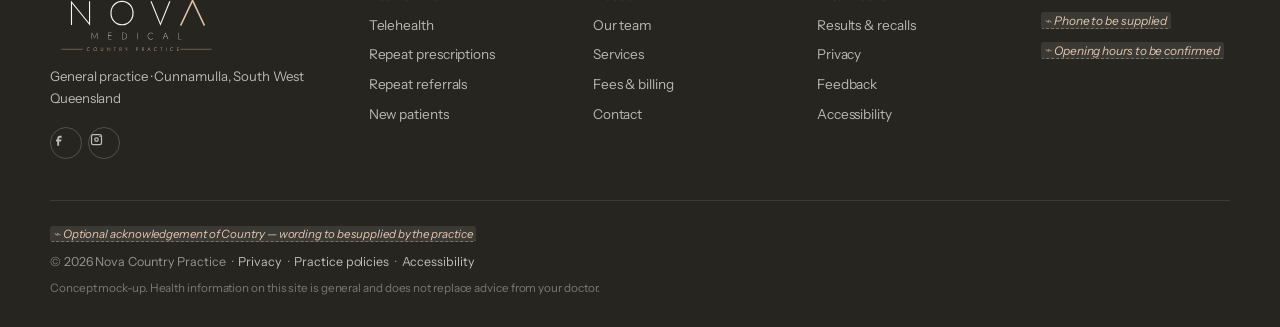
<file: new-patients.html>
<!doctype html>
<html lang="en-AU">
<head>
<meta charset="utf-8">
<meta name="viewport" content="width=device-width, initial-scale=1">
<title>New Patients — Nova Country Practice | Design mock-up</title>
<meta name="description" content="Register as a new patient at Nova Country Practice before your first appointment.">
<meta name="robots" content="noindex, nofollow">
<link rel="preconnect" href="https://fonts.googleapis.com">
<link rel="preconnect" href="https://fonts.gstatic.com" crossorigin>
<link href="https://fonts.googleapis.com/css2?family=Newsreader:ital,opsz,wght@0,6..72,200;0,6..72,300;0,6..72,400;1,6..72,300&family=Instrument+Sans:wght@400;500;600&display=swap" rel="stylesheet">
<link rel="icon" href="favicon.svg" type="image/svg+xml">
<link rel="icon" href="favicon-512.png" sizes="512x512">
<link rel="apple-touch-icon" href="apple-touch-icon.png">
<link rel="stylesheet" href="styles.css">
</head>
<body>
<a class="skip" href="#main">Skip to content</a>

<div class="demobar" role="note">
  <strong>Design mock-up</strong> &mdash; not the live clinic website. Wording is draft copy, every clinic-specific detail is a
  <span class="ph ph--inline">labelled placeholder</span>, and no form here sends or stores anything.
</div>

<div class="emerg" role="note">
  <span class="dot" aria-hidden="true"></span> Not for emergencies. In an emergency call <strong>000</strong>.
</div>

<header class="site">
  <div class="wrap hdr">
    <a class="brand" href="index.html" aria-label="Nova Country Practice — home">
      <img class="logo" src="logo.svg" alt="Nova Country Practice" width="531" height="293">
    </a>
    <nav class="mainnav" aria-label="Main"><a href="about.html">About</a><a href="services.html">Services</a><a href="fees.html">Fees</a><a href="new-patients.html" class="on">New Patients</a><a href="patient-info.html">Patient Info</a><a href="requests.html">Scripts &amp; Referrals</a><a href="contact.html">Contact</a></nav>
    <div class="hdr-actions">
      <a class="btn btn--ghost" href="#">Telehealth</a>
      <a class="btn btn--solid" href="#">Book</a>
    </div>
    <button class="burger" aria-label="Menu" aria-expanded="false"><span></span><span></span><span></span></button>
  </div>
  <div class="mobnav" hidden><a href="about.html">About</a><a href="services.html">Services</a><a href="fees.html">Fees</a><a href="new-patients.html" class="on">New Patients</a><a href="patient-info.html">Patient Info</a><a href="requests.html">Scripts &amp; Referrals</a><a href="contact.html">Contact</a>
    <div class="mobcta"><a class="btn btn--ghost" href="#">Telehealth</a><a class="btn btn--solid" href="#">Book Appointment</a></div>
  </div>
</header>
<main id="main">

<section class="phead">
  <div class="wrap">
    <p class="eyebrow"><span class="rule"></span> New patients</p>
    <h1>Welcome to the practice.</h1>
    <p class="lede">Registering before you arrive means your first appointment is spent with the doctor, not at the front desk.</p>
    <div class="hero-cta">
      <a class="btn btn--solid big" href="#">Register as a new patient</a>
      <a class="btn btn--ghost big" href="#">Book your first appointment</a>
    </div>
    <p class="tiny"><span class="ph">Confirm whether the practice is accepting new patients, and any conditions</span></p>
  </div>
</section>

<section class="pad">
  <div class="wrap steps">
    <article class="step"><span class="step-n">1</span><h3>Register online</h3><p>Complete the registration form on your phone or computer &mdash; your details, history, medicines, allergies and Medicare information.</p></article>
    <article class="step"><span class="step-n">2</span><h3>Book your appointment</h3><p>Choose a time and a doctor online, or phone the practice. Longer appointments can be requested if you have several things to discuss.</p></article>
    <article class="step"><span class="step-n">3</span><h3>Come and see us</h3><p>Bring your Medicare card, any concession or DVA card, your medicines list and any letters or results you have.</p></article>
  </div>
</section>

<section class="pad alt">
  <div class="wrap two">
    <div class="two-l"><p class="kicker">Before you arrive</p><h2>What to bring.</h2></div>
    <div class="two-r">
      <ul class="ticks">
        <li>Medicare card, and any concession, pension or DVA card</li>
        <li>Private health fund details, if relevant</li>
        <li>A list of your current medicines, including anything from the chemist</li>
        <li>Letters, results, imaging or paperwork you have been given</li>
        <li><span class="ph">Anything else the practice wants new patients to bring</span></li>
      </ul>
      <p class="muted"><span class="ph">Whether previous medical records are transferred, and how that is requested — to be supplied</span></p>
    </div>
  </div>
</section>

<section class="pad">
  <div class="wrap narrow">
    <div class="notice">
      <h4>Your information</h4>
      <p>Registration details go directly into the practice&rsquo;s own clinical system over a secure connection. They are not stored on this website, and this website never holds your medical record.</p>
      <p class="tiny"><span class="ph">Link to the practice privacy policy once the wording is finalised</span></p>
    </div>
  </div>
</section>

</main>
<footer class="site">
  <div class="wrap">
    <div class="fgrid">
      <div class="fcol fbrand">
        <img class="flogo" src="logo-reversed.svg" alt="Nova Country Practice" width="531" height="293">
        <p class="fsub">General practice &middot; Cunnamulla, South West Queensland</p>
        <div class="socials">
          <a href="#" aria-label="Facebook (link to be supplied)"><svg viewBox="0 0 24 24" aria-hidden="true"><path d="M14 9h3V6h-3c-2.2 0-4 1.8-4 4v2H8v3h2v7h3v-7h3l1-3h-4v-2c0-.6.4-1 1-1z"/></svg></a>
          <a href="#" aria-label="Instagram (link to be supplied)"><svg viewBox="0 0 24 24" aria-hidden="true"><path d="M7 3h10a4 4 0 0 1 4 4v10a4 4 0 0 1-4 4H7a4 4 0 0 1-4-4V7a4 4 0 0 1 4-4zm0 2a2 2 0 0 0-2 2v10c0 1.1.9 2 2 2h10a2 2 0 0 0 2-2V7a2 2 0 0 0-2-2H7zm5 3.2a3.8 3.8 0 1 1 0 7.6 3.8 3.8 0 0 1 0-7.6zm0 2a1.8 1.8 0 1 0 0 3.6 1.8 1.8 0 0 0 0-3.6zM17.5 6a1 1 0 1 1 0 2 1 1 0 0 1 0-2z"/></svg></a>
        </div>
      </div>
      <div class="fcol">
        <h4>Appointments</h4>
        <a href="#">Book online</a><a href="#">Telehealth</a>
        <a href="requests.html">Repeat prescriptions</a><a href="requests.html">Repeat referrals</a>
        <a href="new-patients.html">New patients</a>
      </div>
      <div class="fcol">
        <h4>Practice</h4>
        <a href="about.html">About</a><a href="about.html#team">Our team</a>
        <a href="services.html">Services</a><a href="fees.html">Fees &amp; billing</a>
        <a href="contact.html">Contact</a>
      </div>
      <div class="fcol">
        <h4>Information</h4>
        <a href="patient-info.html#afterhours">After hours</a>
        <a href="patient-info.html#results">Results &amp; recalls</a>
        <a href="patient-info.html#privacy">Privacy</a>
        <a href="patient-info.html#feedback">Feedback</a>
        <a href="patient-info.html#access">Accessibility</a>
      </div>
      <div class="fcol">
        <h4>Find us</h4>
        <p class="fline"><span class="ph">Street address to be supplied</span></p>
        <p class="fline"><span class="ph">Phone to be supplied</span></p>
        <p class="fline"><span class="ph">Opening hours to be confirmed</span></p>
      </div>
    </div>
    <div class="fbot">
      <p class="ack"><span class="ph">Optional acknowledgement of Country — wording to be supplied by the practice</span></p>
      <p class="fmeta">&copy; <span class="yr">2026</span> Nova Country Practice &nbsp;&middot;&nbsp;
        <a href="patient-info.html#privacy">Privacy</a> &nbsp;&middot;&nbsp;
        <a href="patient-info.html#policies">Practice policies</a> &nbsp;&middot;&nbsp;
        <a href="patient-info.html#access">Accessibility</a></p>
      <p class="fmeta small">Concept mock-up. Health information on this site is general and does not replace advice from your doctor.</p>
    </div>
  </div>
</footer>
<script src="app.js"></script>
</body>
</html>
</file>
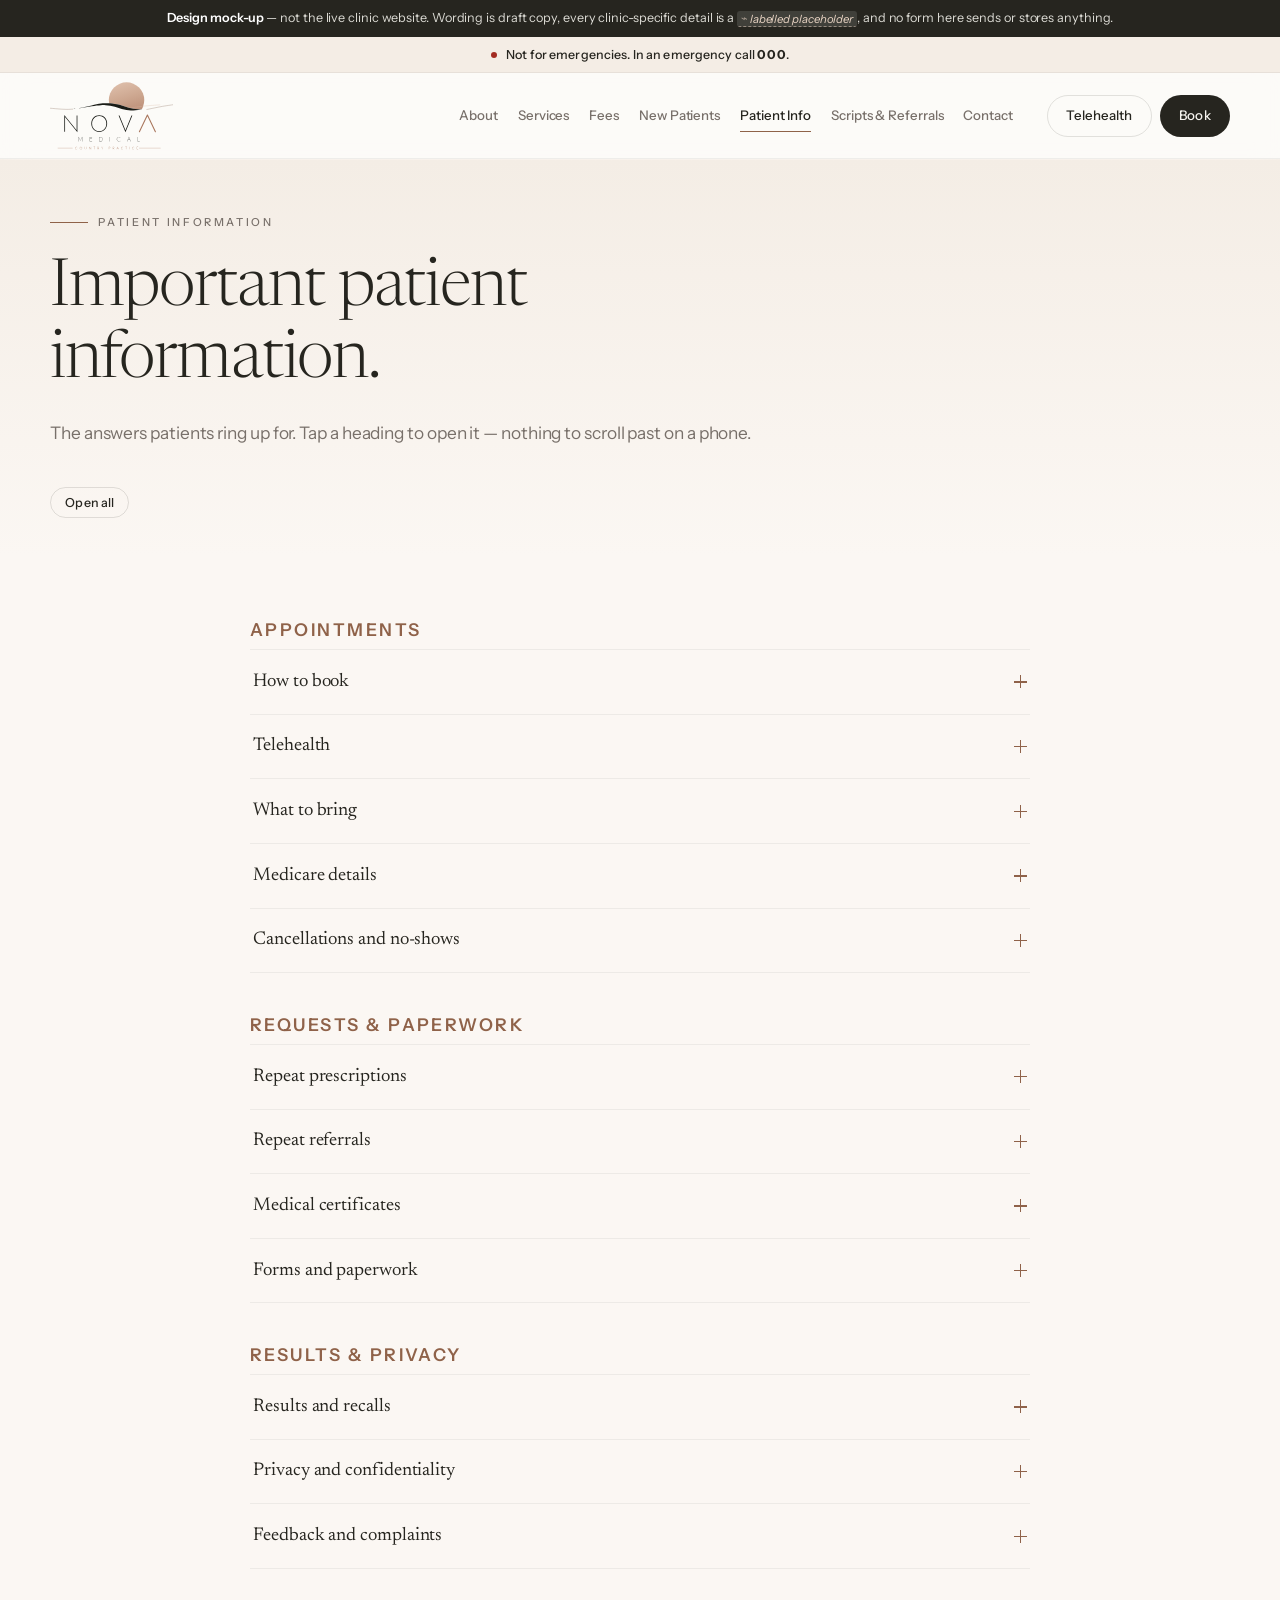
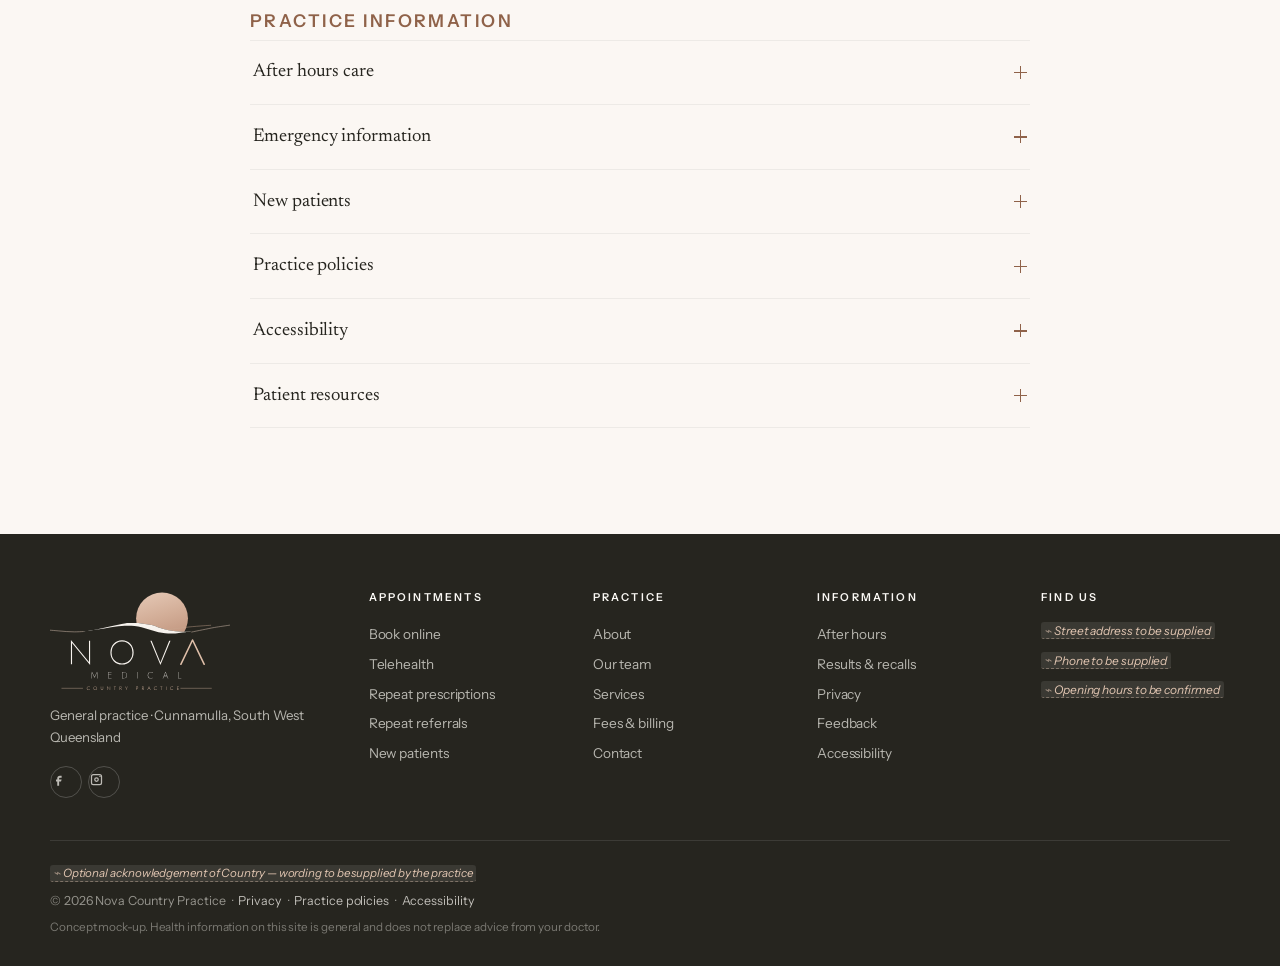
<file: patient-info.html>
<!doctype html>
<html lang="en-AU">
<head>
<meta charset="utf-8">
<meta name="viewport" content="width=device-width, initial-scale=1">
<title>Important Patient Information — Nova Country Practice | Design mock-up</title>
<meta name="description" content="How to book, telehealth, scripts, referrals, results, after hours and practice policies.">
<meta name="robots" content="noindex, nofollow">
<link rel="preconnect" href="https://fonts.googleapis.com">
<link rel="preconnect" href="https://fonts.gstatic.com" crossorigin>
<link href="https://fonts.googleapis.com/css2?family=Newsreader:ital,opsz,wght@0,6..72,200;0,6..72,300;0,6..72,400;1,6..72,300&family=Instrument+Sans:wght@400;500;600&display=swap" rel="stylesheet">
<link rel="icon" href="favicon.svg" type="image/svg+xml">
<link rel="icon" href="favicon-512.png" sizes="512x512">
<link rel="apple-touch-icon" href="apple-touch-icon.png">
<link rel="stylesheet" href="styles.css">
</head>
<body>
<a class="skip" href="#main">Skip to content</a>

<div class="demobar" role="note">
  <strong>Design mock-up</strong> &mdash; not the live clinic website. Wording is draft copy, every clinic-specific detail is a
  <span class="ph ph--inline">labelled placeholder</span>, and no form here sends or stores anything.
</div>

<div class="emerg" role="note">
  <span class="dot" aria-hidden="true"></span> Not for emergencies. In an emergency call <strong>000</strong>.
</div>

<header class="site">
  <div class="wrap hdr">
    <a class="brand" href="index.html" aria-label="Nova Country Practice — home">
      <img class="logo" src="logo.svg" alt="Nova Country Practice" width="531" height="293">
    </a>
    <nav class="mainnav" aria-label="Main"><a href="about.html">About</a><a href="services.html">Services</a><a href="fees.html">Fees</a><a href="new-patients.html">New Patients</a><a href="patient-info.html" class="on">Patient Info</a><a href="requests.html">Scripts &amp; Referrals</a><a href="contact.html">Contact</a></nav>
    <div class="hdr-actions">
      <a class="btn btn--ghost" href="#">Telehealth</a>
      <a class="btn btn--solid" href="#">Book</a>
    </div>
    <button class="burger" aria-label="Menu" aria-expanded="false"><span></span><span></span><span></span></button>
  </div>
  <div class="mobnav" hidden><a href="about.html">About</a><a href="services.html">Services</a><a href="fees.html">Fees</a><a href="new-patients.html">New Patients</a><a href="patient-info.html" class="on">Patient Info</a><a href="requests.html">Scripts &amp; Referrals</a><a href="contact.html">Contact</a>
    <div class="mobcta"><a class="btn btn--ghost" href="#">Telehealth</a><a class="btn btn--solid" href="#">Book Appointment</a></div>
  </div>
</header>
<main id="main">

<section class="phead">
  <div class="wrap">
    <p class="eyebrow"><span class="rule"></span> Patient information</p>
    <h1>Important patient information.</h1>
    <p class="lede">The answers patients ring up for. Tap a heading to open it &mdash; nothing to scroll past on a phone.</p>
    <button class="btn btn--ghost small" id="expandall" type="button">Open all</button>
  </div>
</section>

<section class="pad">
  <div class="wrap narrow">
    <section class="pigroup"><h2>Appointments</h2>
      <details class="acc" id="book">
        <summary><span>How to book</span><span class="acc-i" aria-hidden="true"></span></summary>
        <div class="acc-b"><p>Appointments can be booked online any time using the Book Appointment button, or by phoning the practice during opening hours.</p><p><span class="ph">Whether longer appointments must be requested, and how — to be supplied</span></p></div>
      </details>
      <details class="acc" id="telehealth">
        <summary><span>Telehealth</span><span class="acc-i" aria-hidden="true"></span></summary>
        <div class="acc-b"><p>Telehealth appointments are booked the same way as a face-to-face appointment, and the Telehealth button takes you straight into the consult.</p><p><span class="ph">Eligibility rules — e.g. existing patients seen in the last 12 months — to be confirmed</span></p></div>
      </details>
      <details class="acc" id="bring">
        <summary><span>What to bring</span><span class="acc-i" aria-hidden="true"></span></summary>
        <div class="acc-b"><p>Medicare card, any concession or DVA card, private health details if relevant, a list of your current medicines, and any letters, results or paperwork you have been given.</p></div>
      </details>
      <details class="acc" id="medicare">
        <summary><span>Medicare details</span><span class="acc-i" aria-hidden="true"></span></summary>
        <div class="acc-b"><p>Please make sure the practice has your current Medicare number, expiry and card position, and tell reception if your card or address changes.</p></div>
      </details>
      <details class="acc" id="cancel">
        <summary><span>Cancellations and no-shows</span><span class="acc-i" aria-hidden="true"></span></summary>
        <div class="acc-b"><p>Please give as much notice as you can if you cannot attend, so the appointment can be offered to someone else.</p><p><span class="ph">Required notice period and any non-attendance fee — to be confirmed</span></p></div>
      </details>
    </section>

    <section class="pigroup"><h2>Requests &amp; paperwork</h2>
      <details class="acc" id="scripts">
        <summary><span>Repeat prescriptions</span><span class="acc-i" aria-hidden="true"></span></summary>
        <div class="acc-b"><p>Repeat prescriptions can be requested online. Requests are not automatically approved &mdash; every request is reviewed by a clinician and may require an appointment.</p><p><span class="ph">Turnaround time and how the script is issued — to be confirmed</span></p><p><span class="ph">Which medicines always require an appointment — to be supplied</span></p></div>
      </details>
      <details class="acc" id="referrals">
        <summary><span>Repeat referrals</span><span class="acc-i" aria-hidden="true"></span></summary>
        <div class="acc-b"><p>Repeat referrals to a specialist you already see can be requested online. A referral for a new problem, or to a specialist you have not seen before, needs an appointment.</p><p><span class="ph">Turnaround time and how the referral is provided — to be confirmed</span></p></div>
      </details>
      <details class="acc" id="certs">
        <summary><span>Medical certificates</span><span class="acc-i" aria-hidden="true"></span></summary>
        <div class="acc-b"><p>Medical certificates require an appointment. A certificate cannot be backdated or issued without an assessment.</p></div>
      </details>
      <details class="acc" id="forms">
        <summary><span>Forms and paperwork</span><span class="acc-i" aria-hidden="true"></span></summary>
        <div class="acc-b"><p>Insurance forms, Centrelink paperwork, workers compensation forms and similar documents usually need a longer appointment.</p><p><span class="ph">Paperwork turnaround and fees — to be supplied</span></p></div>
      </details>
    </section>

    <section class="pigroup"><h2>Results &amp; privacy</h2>
      <details class="acc" id="results">
        <summary><span>Results and recalls</span><span class="acc-i" aria-hidden="true"></span></summary>
        <div class="acc-b"><p>Results are not given out over the phone unless the practice has told you otherwise. If your doctor needs to discuss a result, the practice will contact you to arrange an appointment.</p><p><span class="ph">How results and recalls are handled, and who to contact — to be supplied</span></p><p><span class="ph">Reminder/recall system and how to opt out — to be supplied</span></p></div>
      </details>
      <details class="acc" id="privacy">
        <summary><span>Privacy and confidentiality</span><span class="acc-i" aria-hidden="true"></span></summary>
        <div class="acc-b"><p>Your health information is confidential and is handled in line with the Privacy Act 1988 and the Australian Privacy Principles.</p><p><span class="ph">Full privacy policy — how records are stored, who can access them, and how to request your records — to be drafted with you</span></p></div>
      </details>
      <details class="acc" id="feedback">
        <summary><span>Feedback and complaints</span><span class="acc-i" aria-hidden="true"></span></summary>
        <div class="acc-b"><p>Feedback is welcome. If something has not gone well, please tell the practice first so it can be looked into.</p><p><span class="ph">How to give feedback — form, phone or in person — to be decided</span></p><p>If you are not satisfied with the practice&rsquo;s response you may contact the Office of the Health Ombudsman (Queensland).</p></div>
      </details>
    </section>

    <section class="pigroup"><h2>Practice information</h2>
      <details class="acc" id="afterhours">
        <summary><span>After hours care</span><span class="acc-i" aria-hidden="true"></span></summary>
        <div class="acc-b"><p><span class="ph">After-hours arrangements for the practice — to be supplied</span></p><p>13 HEALTH (13 43 25 84) is Queensland Health&rsquo;s 24-hour telephone health advice line.</p></div>
      </details>
      <details class="acc" id="emergency">
        <summary><span>Emergency information</span><span class="acc-i" aria-hidden="true"></span></summary>
        <div class="acc-b"><p>This website is not monitored and must not be used in an emergency. If the problem is serious or life-threatening, call <strong>000</strong> or go to the nearest emergency department.</p><p><span class="ph">Nearest emergency department and its address — to be confirmed</span></p></div>
      </details>
      <details class="acc" id="new">
        <summary><span>New patients</span><span class="acc-i" aria-hidden="true"></span></summary>
        <div class="acc-b"><p>New patients are asked to register before their first appointment so the practice has your history, medicines, allergies and contact details. See the <a href="new-patients.html">New Patients</a> page.</p></div>
      </details>
      <details class="acc" id="policies">
        <summary><span>Practice policies</span><span class="acc-i" aria-hidden="true"></span></summary>
        <div class="acc-b"><p><span class="ph">Practice policies to be supplied — communication policy, reminder system, transfer of records, zero tolerance</span></p></div>
      </details>
      <details class="acc" id="access">
        <summary><span>Accessibility</span><span class="acc-i" aria-hidden="true"></span></summary>
        <div class="acc-b"><p><span class="ph">Physical accessibility — parking, ramp access, accessible toilet — to be supplied</span></p><p><span class="ph">Interpreter and hearing support arrangements — to be supplied</span></p><p>This website is built to WCAG 2.1 AA basics: keyboard navigation, visible focus, text contrast, labelled fields and text alternatives for images.</p></div>
      </details>
      <details class="acc" id="resources">
        <summary><span>Patient resources</span><span class="acc-i" aria-hidden="true"></span></summary>
        <div class="acc-b"><p><span class="ph">Links to health resources you want to point patients at — to be supplied</span></p></div>
      </details>
    </section>
</div>
</section>

</main>
<footer class="site">
  <div class="wrap">
    <div class="fgrid">
      <div class="fcol fbrand">
        <img class="flogo" src="logo-reversed.svg" alt="Nova Country Practice" width="531" height="293">
        <p class="fsub">General practice &middot; Cunnamulla, South West Queensland</p>
        <div class="socials">
          <a href="#" aria-label="Facebook (link to be supplied)"><svg viewBox="0 0 24 24" aria-hidden="true"><path d="M14 9h3V6h-3c-2.2 0-4 1.8-4 4v2H8v3h2v7h3v-7h3l1-3h-4v-2c0-.6.4-1 1-1z"/></svg></a>
          <a href="#" aria-label="Instagram (link to be supplied)"><svg viewBox="0 0 24 24" aria-hidden="true"><path d="M7 3h10a4 4 0 0 1 4 4v10a4 4 0 0 1-4 4H7a4 4 0 0 1-4-4V7a4 4 0 0 1 4-4zm0 2a2 2 0 0 0-2 2v10c0 1.1.9 2 2 2h10a2 2 0 0 0 2-2V7a2 2 0 0 0-2-2H7zm5 3.2a3.8 3.8 0 1 1 0 7.6 3.8 3.8 0 0 1 0-7.6zm0 2a1.8 1.8 0 1 0 0 3.6 1.8 1.8 0 0 0 0-3.6zM17.5 6a1 1 0 1 1 0 2 1 1 0 0 1 0-2z"/></svg></a>
        </div>
      </div>
      <div class="fcol">
        <h4>Appointments</h4>
        <a href="#">Book online</a><a href="#">Telehealth</a>
        <a href="requests.html">Repeat prescriptions</a><a href="requests.html">Repeat referrals</a>
        <a href="new-patients.html">New patients</a>
      </div>
      <div class="fcol">
        <h4>Practice</h4>
        <a href="about.html">About</a><a href="about.html#team">Our team</a>
        <a href="services.html">Services</a><a href="fees.html">Fees &amp; billing</a>
        <a href="contact.html">Contact</a>
      </div>
      <div class="fcol">
        <h4>Information</h4>
        <a href="patient-info.html#afterhours">After hours</a>
        <a href="patient-info.html#results">Results &amp; recalls</a>
        <a href="patient-info.html#privacy">Privacy</a>
        <a href="patient-info.html#feedback">Feedback</a>
        <a href="patient-info.html#access">Accessibility</a>
      </div>
      <div class="fcol">
        <h4>Find us</h4>
        <p class="fline"><span class="ph">Street address to be supplied</span></p>
        <p class="fline"><span class="ph">Phone to be supplied</span></p>
        <p class="fline"><span class="ph">Opening hours to be confirmed</span></p>
      </div>
    </div>
    <div class="fbot">
      <p class="ack"><span class="ph">Optional acknowledgement of Country — wording to be supplied by the practice</span></p>
      <p class="fmeta">&copy; <span class="yr">2026</span> Nova Country Practice &nbsp;&middot;&nbsp;
        <a href="patient-info.html#privacy">Privacy</a> &nbsp;&middot;&nbsp;
        <a href="patient-info.html#policies">Practice policies</a> &nbsp;&middot;&nbsp;
        <a href="patient-info.html#access">Accessibility</a></p>
      <p class="fmeta small">Concept mock-up. Health information on this site is general and does not replace advice from your doctor.</p>
    </div>
  </div>
</footer>
<script src="app.js"></script>
</body>
</html>
</file>
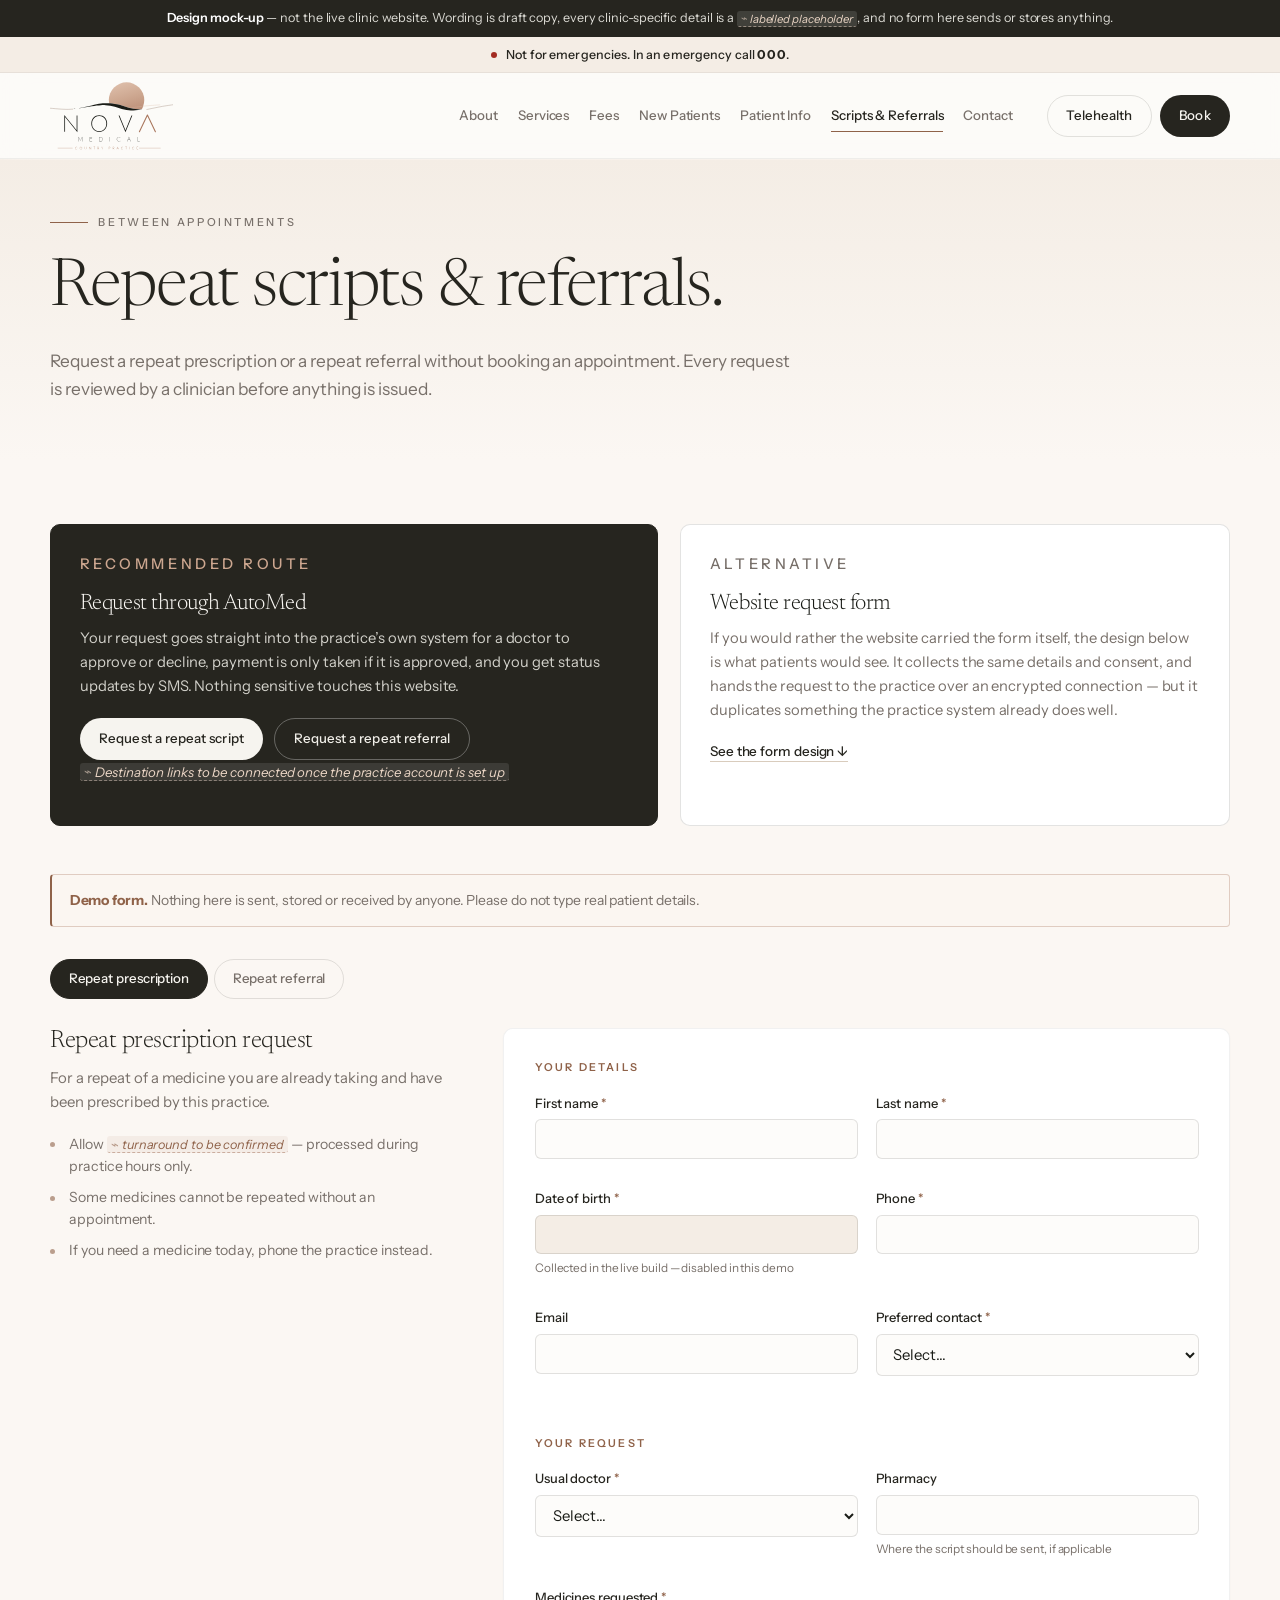
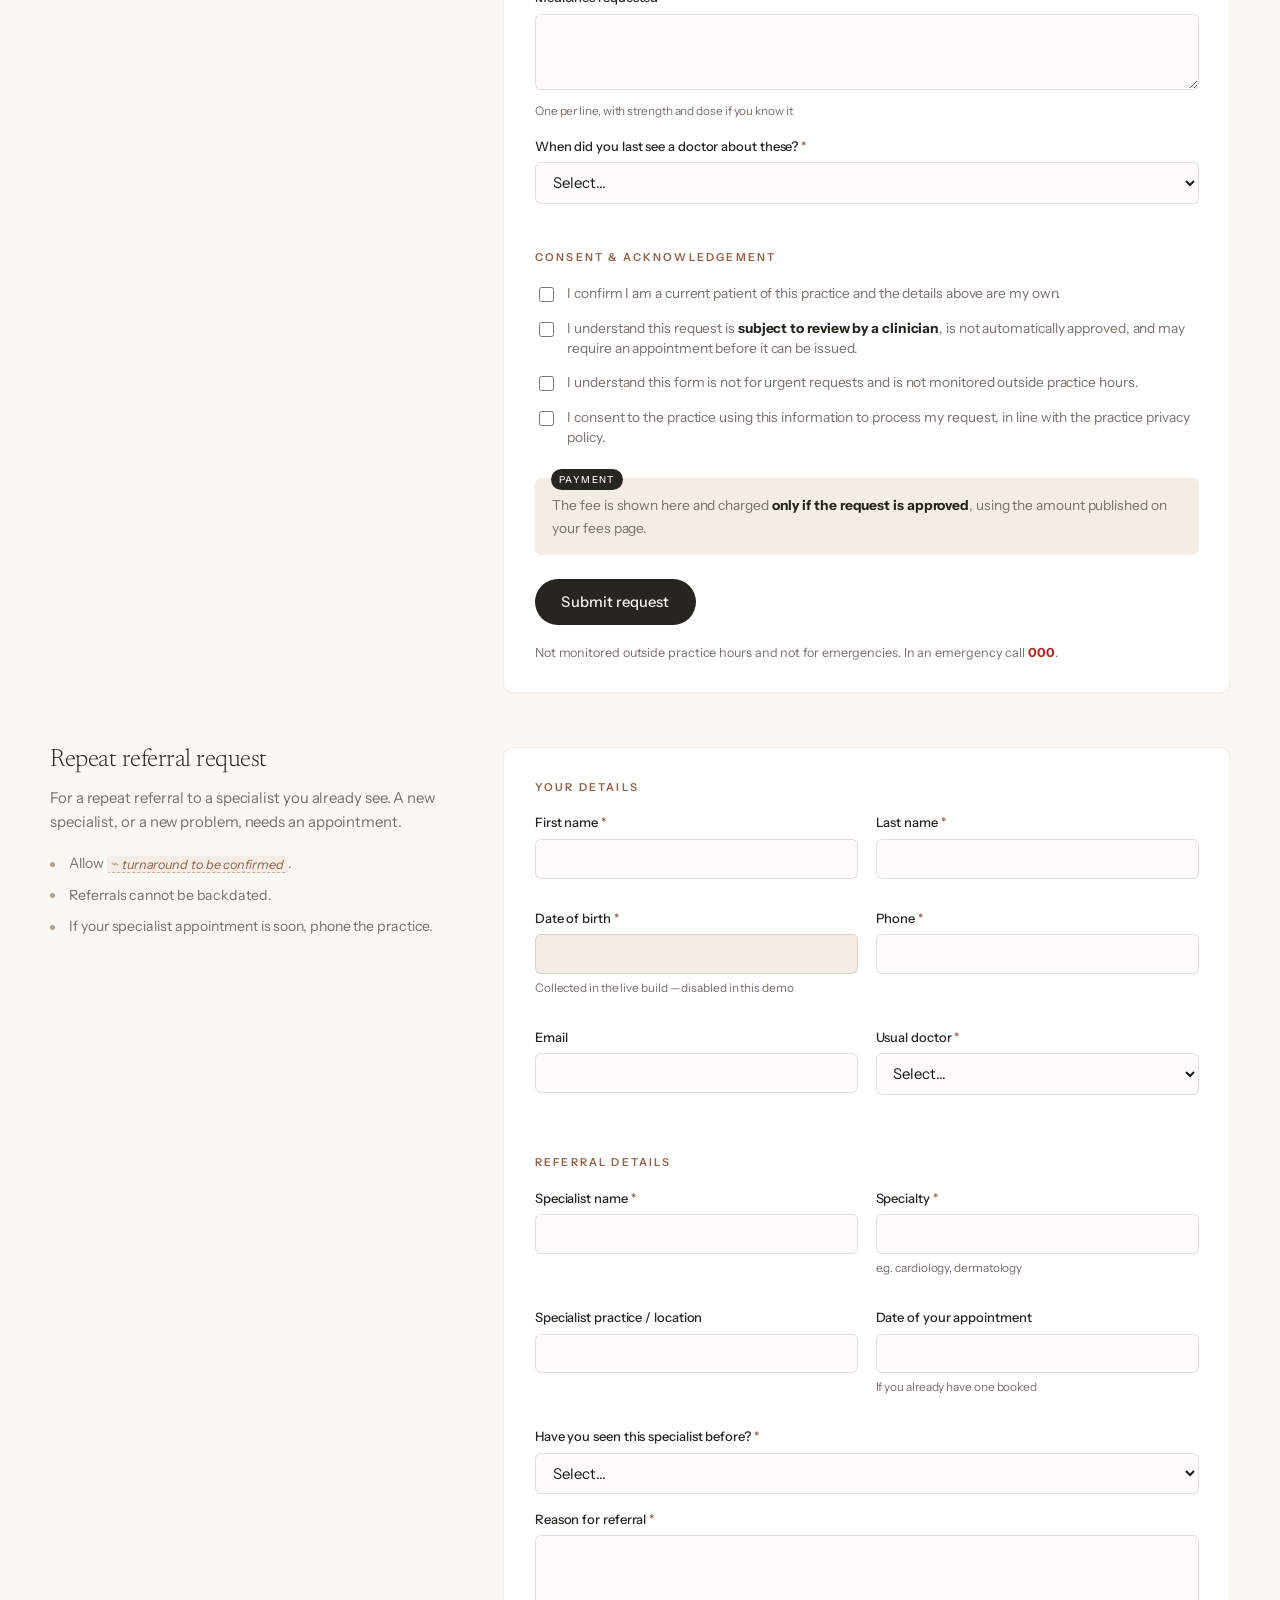
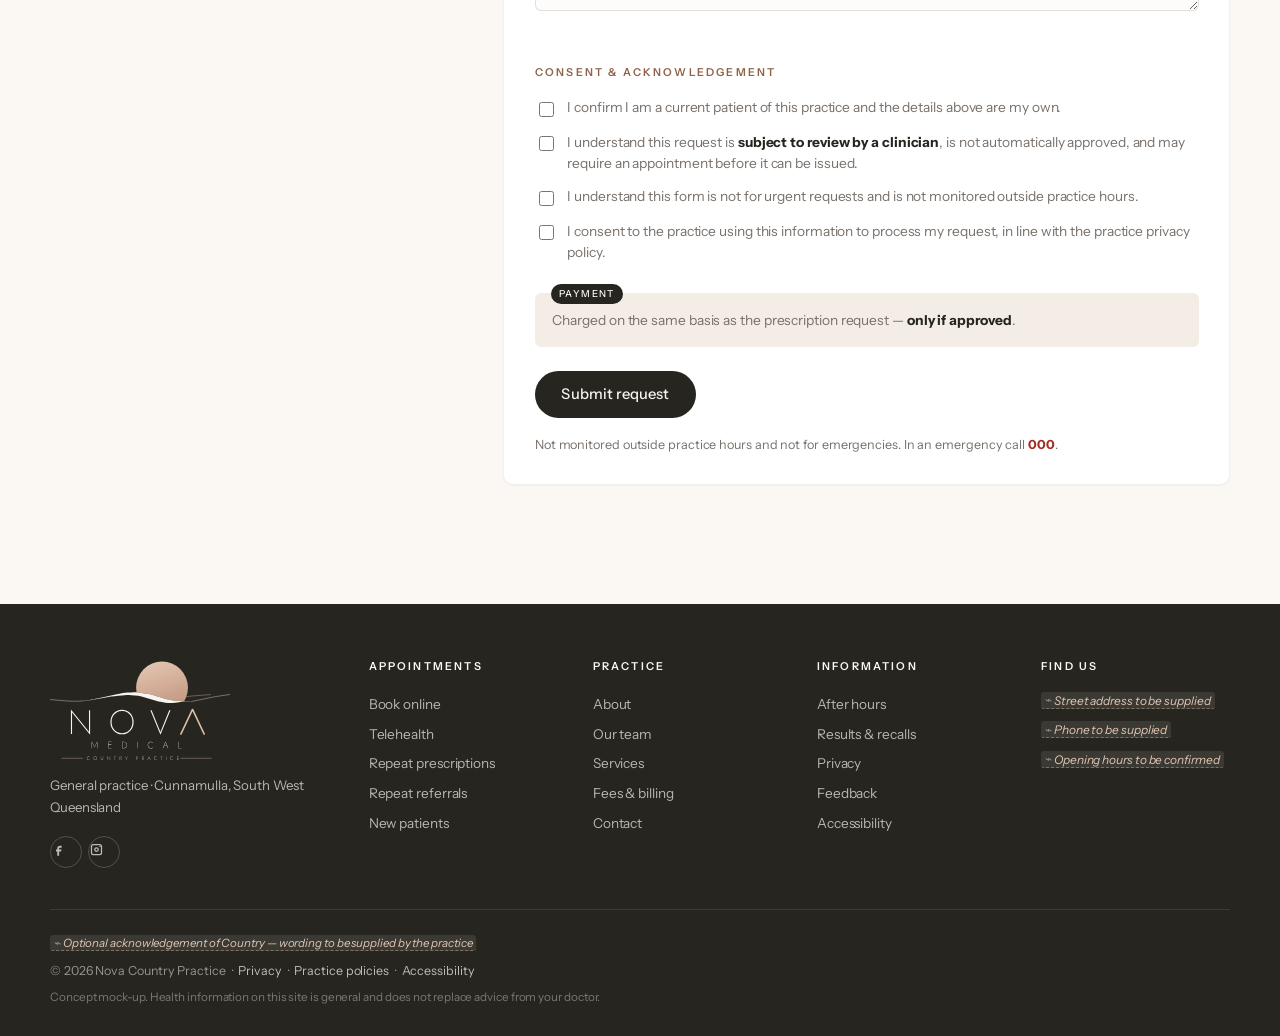
<file: requests.html>
<!doctype html>
<html lang="en-AU">
<head>
<meta charset="utf-8">
<meta name="viewport" content="width=device-width, initial-scale=1">
<title>Repeat Prescriptions & Referrals — Nova Country Practice | Design mock-up</title>
<meta name="description" content="Request a repeat prescription or a repeat referral online.">
<meta name="robots" content="noindex, nofollow">
<link rel="preconnect" href="https://fonts.googleapis.com">
<link rel="preconnect" href="https://fonts.gstatic.com" crossorigin>
<link href="https://fonts.googleapis.com/css2?family=Newsreader:ital,opsz,wght@0,6..72,200;0,6..72,300;0,6..72,400;1,6..72,300&family=Instrument+Sans:wght@400;500;600&display=swap" rel="stylesheet">
<link rel="icon" href="favicon.svg" type="image/svg+xml">
<link rel="icon" href="favicon-512.png" sizes="512x512">
<link rel="apple-touch-icon" href="apple-touch-icon.png">
<link rel="stylesheet" href="styles.css">
</head>
<body>
<a class="skip" href="#main">Skip to content</a>

<div class="demobar" role="note">
  <strong>Design mock-up</strong> &mdash; not the live clinic website. Wording is draft copy, every clinic-specific detail is a
  <span class="ph ph--inline">labelled placeholder</span>, and no form here sends or stores anything.
</div>

<div class="emerg" role="note">
  <span class="dot" aria-hidden="true"></span> Not for emergencies. In an emergency call <strong>000</strong>.
</div>

<header class="site">
  <div class="wrap hdr">
    <a class="brand" href="index.html" aria-label="Nova Country Practice — home">
      <img class="logo" src="logo.svg" alt="Nova Country Practice" width="531" height="293">
    </a>
    <nav class="mainnav" aria-label="Main"><a href="about.html">About</a><a href="services.html">Services</a><a href="fees.html">Fees</a><a href="new-patients.html">New Patients</a><a href="patient-info.html">Patient Info</a><a href="requests.html" class="on">Scripts &amp; Referrals</a><a href="contact.html">Contact</a></nav>
    <div class="hdr-actions">
      <a class="btn btn--ghost" href="#">Telehealth</a>
      <a class="btn btn--solid" href="#">Book</a>
    </div>
    <button class="burger" aria-label="Menu" aria-expanded="false"><span></span><span></span><span></span></button>
  </div>
  <div class="mobnav" hidden><a href="about.html">About</a><a href="services.html">Services</a><a href="fees.html">Fees</a><a href="new-patients.html">New Patients</a><a href="patient-info.html">Patient Info</a><a href="requests.html" class="on">Scripts &amp; Referrals</a><a href="contact.html">Contact</a>
    <div class="mobcta"><a class="btn btn--ghost" href="#">Telehealth</a><a class="btn btn--solid" href="#">Book Appointment</a></div>
  </div>
</header>
<main id="main">

<section class="phead">
  <div class="wrap">
    <p class="eyebrow"><span class="rule"></span> Between appointments</p>
    <h1>Repeat scripts &amp; referrals.</h1>
    <p class="lede">Request a repeat prescription or a repeat referral without booking an appointment. Every request is reviewed by a clinician before anything is issued.</p>
  </div>
</section>

<section class="pad">
  <div class="wrap">
    <div class="routes">
      <article class="route route--rec">
        <p class="kicker">Recommended route</p>
        <h2>Request through AutoMed</h2>
        <p>Your request goes straight into the practice&rsquo;s own system for a doctor to approve or decline, payment is only taken if it is approved, and you get status updates by SMS. Nothing sensitive touches this website.</p>
        <div class="hero-cta">
          <a class="btn btn--solid" href="#scripts-x">Request a repeat script</a>
          <a class="btn btn--ghost" href="#referrals-x">Request a repeat referral</a>
        </div>
        <p class="tiny"><span class="ph">Destination links to be connected once the practice account is set up</span></p>
      </article>
      <article class="route">
        <p class="kicker">Alternative</p>
        <h2>Website request form</h2>
        <p>If you would rather the website carried the form itself, the design below is what patients would see. It collects the same details and consent, and hands the request to the practice over an encrypted connection &mdash; but it duplicates something the practice system already does well.</p>
        <a class="tlink" href="#scripts">See the form design &darr;</a>
      </article>
    </div>

    <div class="formwarn" role="note">
      <strong>Demo form.</strong> Nothing here is sent, stored or received by anyone. Please do not type real patient details.
    </div>

    <div class="tabs" role="tablist">
      <a class="tab on" href="#scripts" role="tab">Repeat prescription</a>
      <a class="tab" href="#referrals" role="tab">Repeat referral</a>
    </div>

    <div class="formwrap" id="scripts">
      <div class="fintro">
        <h2>Repeat prescription request</h2>
        <p class="muted">For a repeat of a medicine you are already taking and have been prescribed by this practice.</p>
        <ul class="ticks">
          <li>Allow <span class="ph">turnaround to be confirmed</span> &mdash; processed during practice hours only.</li>
          <li>Some medicines cannot be repeated without an appointment.</li>
          <li>If you need a medicine today, phone the practice instead.</li>
        </ul>
      </div>
      <form class="frm" novalidate>
        <fieldset>
          <legend>Your details</legend>
          <div class="fgrid2">
            <label class="f"><span class="flab">First name <span class="req" aria-hidden="true">*</span></span><input type="text" autocomplete="off"></label><label class="f"><span class="flab">Last name <span class="req" aria-hidden="true">*</span></span><input type="text" autocomplete="off"></label>
            <label class="f"><span class="flab">Date of birth <span class="req" aria-hidden="true">*</span></span><input type="text" disabled autocomplete="off"><span class="fnote">Collected in the live build &mdash; disabled in this demo</span></label>
            <label class="f"><span class="flab">Phone <span class="req" aria-hidden="true">*</span></span><input type="tel" autocomplete="off"></label>
            <label class="f"><span class="flab">Email</span><input type="email" autocomplete="off"></label>
            <label class="f"><span class="flab">Preferred contact <span class="req" aria-hidden="true">*</span></span><select autocomplete="off"><option>Select…</option><option>Phone call</option><option>SMS</option><option>Email</option></select></label>
          </div>
        </fieldset>
        <fieldset>
          <legend>Your request</legend>
          <div class="fgrid2">
            <label class="f"><span class="flab">Usual doctor <span class="req" aria-hidden="true">*</span></span><select autocomplete="off"><option>Select…</option><option>— doctor list to be supplied —</option></select></label>
            <label class="f"><span class="flab">Pharmacy</span><input type="text" autocomplete="off"><span class="fnote">Where the script should be sent, if applicable</span></label>
          </div>
          <label class="f"><span class="flab">Medicines requested <span class="req" aria-hidden="true">*</span></span><textarea rows="3" autocomplete="off"></textarea><span class="fnote">One per line, with strength and dose if you know it</span></label>
          <label class="f"><span class="flab">When did you last see a doctor about these? <span class="req" aria-hidden="true">*</span></span><select autocomplete="off"><option>Select…</option><option>In the last 3 months</option><option>3–6 months ago</option><option>6–12 months ago</option><option>More than 12 months ago</option><option>Not sure</option></select></label>
        </fieldset>
        <fieldset><legend>Consent &amp; acknowledgement</legend>
    <div class="consent">
      <label class="chk"><input type="checkbox"> <span>I confirm I am a current patient of this practice and the details above are my own.</span></label>
      <label class="chk"><input type="checkbox"> <span>I understand this request is <strong>subject to review by a clinician</strong>, is not automatically approved, and may require an appointment before it can be issued.</span></label>
      <label class="chk"><input type="checkbox"> <span>I understand this form is not for urgent requests and is not monitored outside practice hours.</span></label>
      <label class="chk"><input type="checkbox"> <span>I consent to the practice using this information to process my request, in line with the practice privacy policy.</span></label>
    </div></fieldset>
        <div class="paybox">
          <span class="paylab">Payment</span>
          <p>The fee is shown here and charged <strong>only if the request is approved</strong>, using the amount published on your fees page.</p>
        </div>
        <button class="btn btn--solid big" type="submit">Submit request</button>
        <p class="formfoot">Not monitored outside practice hours and not for emergencies. In an emergency call <strong class="red">000</strong>.</p>
      </form>
    </div>

    <div class="formwrap" id="referrals">
      <div class="fintro">
        <h2>Repeat referral request</h2>
        <p class="muted">For a repeat referral to a specialist you already see. A new specialist, or a new problem, needs an appointment.</p>
        <ul class="ticks">
          <li>Allow <span class="ph">turnaround to be confirmed</span>.</li>
          <li>Referrals cannot be backdated.</li>
          <li>If your specialist appointment is soon, phone the practice.</li>
        </ul>
      </div>
      <form class="frm" novalidate>
        <fieldset>
          <legend>Your details</legend>
          <div class="fgrid2">
            <label class="f"><span class="flab">First name <span class="req" aria-hidden="true">*</span></span><input type="text" autocomplete="off"></label><label class="f"><span class="flab">Last name <span class="req" aria-hidden="true">*</span></span><input type="text" autocomplete="off"></label>
            <label class="f"><span class="flab">Date of birth <span class="req" aria-hidden="true">*</span></span><input type="text" disabled autocomplete="off"><span class="fnote">Collected in the live build &mdash; disabled in this demo</span></label>
            <label class="f"><span class="flab">Phone <span class="req" aria-hidden="true">*</span></span><input type="tel" autocomplete="off"></label>
            <label class="f"><span class="flab">Email</span><input type="email" autocomplete="off"></label>
            <label class="f"><span class="flab">Usual doctor <span class="req" aria-hidden="true">*</span></span><select autocomplete="off"><option>Select…</option><option>— doctor list to be supplied —</option></select></label>
          </div>
        </fieldset>
        <fieldset>
          <legend>Referral details</legend>
          <div class="fgrid2">
            <label class="f"><span class="flab">Specialist name <span class="req" aria-hidden="true">*</span></span><input type="text" autocomplete="off"></label><label class="f"><span class="flab">Specialty <span class="req" aria-hidden="true">*</span></span><input type="text" autocomplete="off"><span class="fnote">e.g. cardiology, dermatology</span></label>
            <label class="f"><span class="flab">Specialist practice / location</span><input type="text" autocomplete="off"></label>
            <label class="f"><span class="flab">Date of your appointment</span><input type="text" autocomplete="off"><span class="fnote">If you already have one booked</span></label>
          </div>
          <label class="f"><span class="flab">Have you seen this specialist before? <span class="req" aria-hidden="true">*</span></span><select autocomplete="off"><option>Select…</option><option>Yes — this is a repeat referral</option><option>No — this is a new referral</option></select></label>
          <label class="f"><span class="flab">Reason for referral <span class="req" aria-hidden="true">*</span></span><textarea rows="3" autocomplete="off"></textarea></label>
        </fieldset>
        <fieldset><legend>Consent &amp; acknowledgement</legend>
    <div class="consent">
      <label class="chk"><input type="checkbox"> <span>I confirm I am a current patient of this practice and the details above are my own.</span></label>
      <label class="chk"><input type="checkbox"> <span>I understand this request is <strong>subject to review by a clinician</strong>, is not automatically approved, and may require an appointment before it can be issued.</span></label>
      <label class="chk"><input type="checkbox"> <span>I understand this form is not for urgent requests and is not monitored outside practice hours.</span></label>
      <label class="chk"><input type="checkbox"> <span>I consent to the practice using this information to process my request, in line with the practice privacy policy.</span></label>
    </div></fieldset>
        <div class="paybox">
          <span class="paylab">Payment</span>
          <p>Charged on the same basis as the prescription request &mdash; <strong>only if approved</strong>.</p>
        </div>
        <button class="btn btn--solid big" type="submit">Submit request</button>
        <p class="formfoot">Not monitored outside practice hours and not for emergencies. In an emergency call <strong class="red">000</strong>.</p>
      </form>
    </div>
  </div>
</section>

</main>
<footer class="site">
  <div class="wrap">
    <div class="fgrid">
      <div class="fcol fbrand">
        <img class="flogo" src="logo-reversed.svg" alt="Nova Country Practice" width="531" height="293">
        <p class="fsub">General practice &middot; Cunnamulla, South West Queensland</p>
        <div class="socials">
          <a href="#" aria-label="Facebook (link to be supplied)"><svg viewBox="0 0 24 24" aria-hidden="true"><path d="M14 9h3V6h-3c-2.2 0-4 1.8-4 4v2H8v3h2v7h3v-7h3l1-3h-4v-2c0-.6.4-1 1-1z"/></svg></a>
          <a href="#" aria-label="Instagram (link to be supplied)"><svg viewBox="0 0 24 24" aria-hidden="true"><path d="M7 3h10a4 4 0 0 1 4 4v10a4 4 0 0 1-4 4H7a4 4 0 0 1-4-4V7a4 4 0 0 1 4-4zm0 2a2 2 0 0 0-2 2v10c0 1.1.9 2 2 2h10a2 2 0 0 0 2-2V7a2 2 0 0 0-2-2H7zm5 3.2a3.8 3.8 0 1 1 0 7.6 3.8 3.8 0 0 1 0-7.6zm0 2a1.8 1.8 0 1 0 0 3.6 1.8 1.8 0 0 0 0-3.6zM17.5 6a1 1 0 1 1 0 2 1 1 0 0 1 0-2z"/></svg></a>
        </div>
      </div>
      <div class="fcol">
        <h4>Appointments</h4>
        <a href="#">Book online</a><a href="#">Telehealth</a>
        <a href="requests.html">Repeat prescriptions</a><a href="requests.html">Repeat referrals</a>
        <a href="new-patients.html">New patients</a>
      </div>
      <div class="fcol">
        <h4>Practice</h4>
        <a href="about.html">About</a><a href="about.html#team">Our team</a>
        <a href="services.html">Services</a><a href="fees.html">Fees &amp; billing</a>
        <a href="contact.html">Contact</a>
      </div>
      <div class="fcol">
        <h4>Information</h4>
        <a href="patient-info.html#afterhours">After hours</a>
        <a href="patient-info.html#results">Results &amp; recalls</a>
        <a href="patient-info.html#privacy">Privacy</a>
        <a href="patient-info.html#feedback">Feedback</a>
        <a href="patient-info.html#access">Accessibility</a>
      </div>
      <div class="fcol">
        <h4>Find us</h4>
        <p class="fline"><span class="ph">Street address to be supplied</span></p>
        <p class="fline"><span class="ph">Phone to be supplied</span></p>
        <p class="fline"><span class="ph">Opening hours to be confirmed</span></p>
      </div>
    </div>
    <div class="fbot">
      <p class="ack"><span class="ph">Optional acknowledgement of Country — wording to be supplied by the practice</span></p>
      <p class="fmeta">&copy; <span class="yr">2026</span> Nova Country Practice &nbsp;&middot;&nbsp;
        <a href="patient-info.html#privacy">Privacy</a> &nbsp;&middot;&nbsp;
        <a href="patient-info.html#policies">Practice policies</a> &nbsp;&middot;&nbsp;
        <a href="patient-info.html#access">Accessibility</a></p>
      <p class="fmeta small">Concept mock-up. Health information on this site is general and does not replace advice from your doctor.</p>
    </div>
  </div>
</footer>
<script src="app.js"></script>
</body>
</html>
</file>
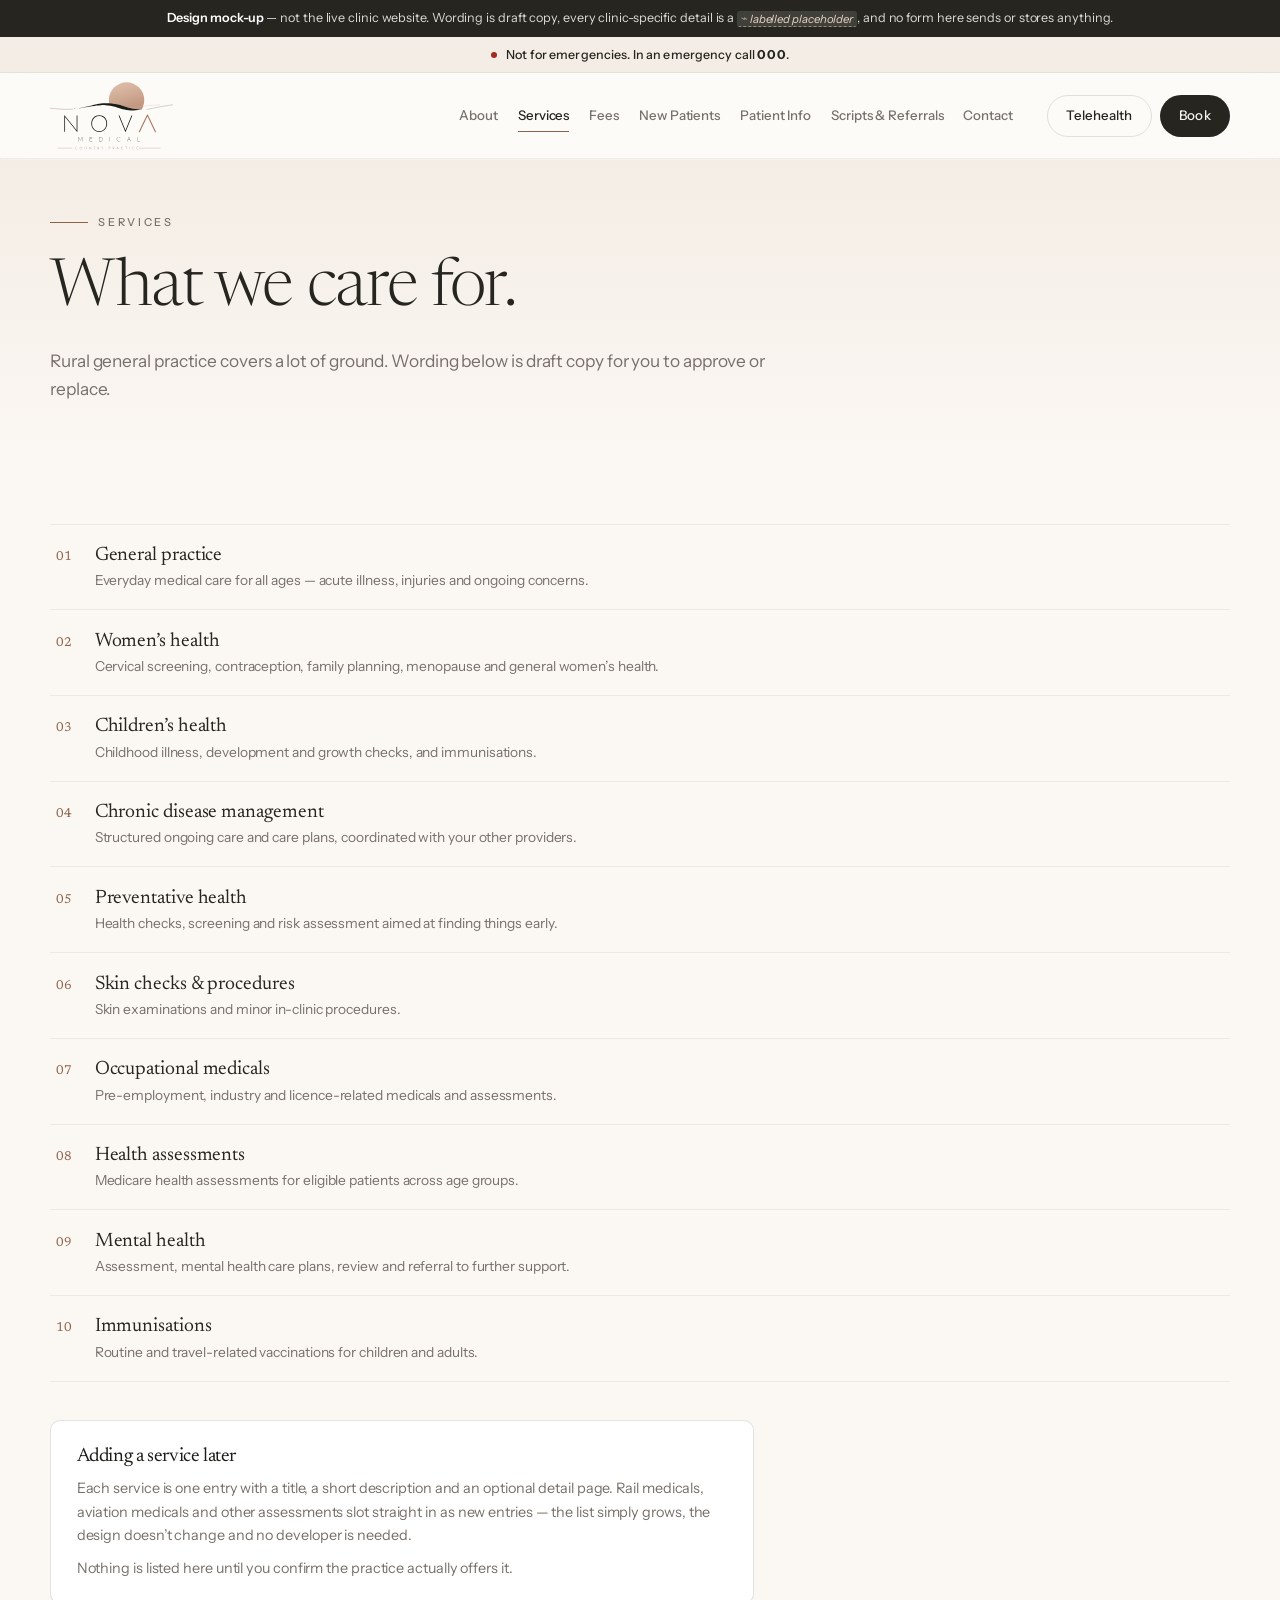
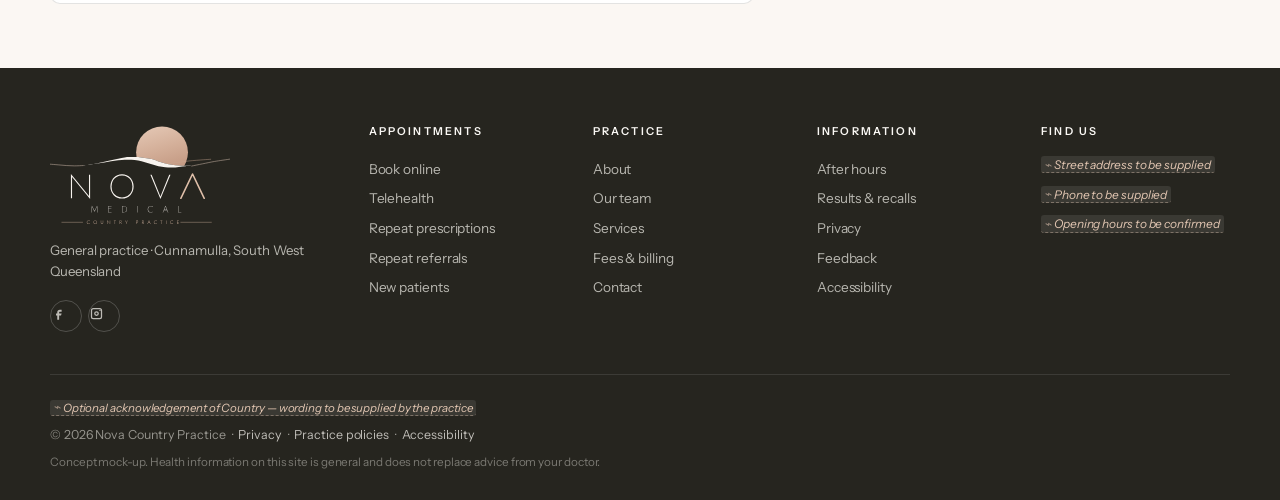
<file: services.html>
<!doctype html>
<html lang="en-AU">
<head>
<meta charset="utf-8">
<meta name="viewport" content="width=device-width, initial-scale=1">
<title>Services — Nova Country Practice | Design mock-up</title>
<meta name="description" content="Services offered at Nova Country Practice, Cunnamulla.">
<meta name="robots" content="noindex, nofollow">
<link rel="preconnect" href="https://fonts.googleapis.com">
<link rel="preconnect" href="https://fonts.gstatic.com" crossorigin>
<link href="https://fonts.googleapis.com/css2?family=Newsreader:ital,opsz,wght@0,6..72,200;0,6..72,300;0,6..72,400;1,6..72,300&family=Instrument+Sans:wght@400;500;600&display=swap" rel="stylesheet">
<link rel="icon" href="favicon.svg" type="image/svg+xml">
<link rel="icon" href="favicon-512.png" sizes="512x512">
<link rel="apple-touch-icon" href="apple-touch-icon.png">
<link rel="stylesheet" href="styles.css">
</head>
<body>
<a class="skip" href="#main">Skip to content</a>

<div class="demobar" role="note">
  <strong>Design mock-up</strong> &mdash; not the live clinic website. Wording is draft copy, every clinic-specific detail is a
  <span class="ph ph--inline">labelled placeholder</span>, and no form here sends or stores anything.
</div>

<div class="emerg" role="note">
  <span class="dot" aria-hidden="true"></span> Not for emergencies. In an emergency call <strong>000</strong>.
</div>

<header class="site">
  <div class="wrap hdr">
    <a class="brand" href="index.html" aria-label="Nova Country Practice — home">
      <img class="logo" src="logo.svg" alt="Nova Country Practice" width="531" height="293">
    </a>
    <nav class="mainnav" aria-label="Main"><a href="about.html">About</a><a href="services.html" class="on">Services</a><a href="fees.html">Fees</a><a href="new-patients.html">New Patients</a><a href="patient-info.html">Patient Info</a><a href="requests.html">Scripts &amp; Referrals</a><a href="contact.html">Contact</a></nav>
    <div class="hdr-actions">
      <a class="btn btn--ghost" href="#">Telehealth</a>
      <a class="btn btn--solid" href="#">Book</a>
    </div>
    <button class="burger" aria-label="Menu" aria-expanded="false"><span></span><span></span><span></span></button>
  </div>
  <div class="mobnav" hidden><a href="about.html">About</a><a href="services.html" class="on">Services</a><a href="fees.html">Fees</a><a href="new-patients.html">New Patients</a><a href="patient-info.html">Patient Info</a><a href="requests.html">Scripts &amp; Referrals</a><a href="contact.html">Contact</a>
    <div class="mobcta"><a class="btn btn--ghost" href="#">Telehealth</a><a class="btn btn--solid" href="#">Book Appointment</a></div>
  </div>
</header>
<main id="main">

<section class="phead">
  <div class="wrap">
    <p class="eyebrow"><span class="rule"></span> Services</p>
    <h1>What we care for.</h1>
    <p class="lede">Rural general practice covers a lot of ground. Wording below is draft copy for you to approve or replace.</p>
  </div>
</section>

<section class="pad">
  <div class="wrap">
    <div class="srows srows--full">
      <a class="srow" href="services.html">
        <span class="srow-n">01</span>
        <span class="srow-b"><span class="srow-t">General practice</span><span class="srow-d">Everyday medical care for all ages &mdash; acute illness, injuries and ongoing concerns.</span></span>
        <span class="srow-a" aria-hidden="true">&rarr;</span>
      </a>
      <a class="srow" href="services.html">
        <span class="srow-n">02</span>
        <span class="srow-b"><span class="srow-t">Women&rsquo;s health</span><span class="srow-d">Cervical screening, contraception, family planning, menopause and general women&rsquo;s health.</span></span>
        <span class="srow-a" aria-hidden="true">&rarr;</span>
      </a>
      <a class="srow" href="services.html">
        <span class="srow-n">03</span>
        <span class="srow-b"><span class="srow-t">Children&rsquo;s health</span><span class="srow-d">Childhood illness, development and growth checks, and immunisations.</span></span>
        <span class="srow-a" aria-hidden="true">&rarr;</span>
      </a>
      <a class="srow" href="services.html">
        <span class="srow-n">04</span>
        <span class="srow-b"><span class="srow-t">Chronic disease management</span><span class="srow-d">Structured ongoing care and care plans, coordinated with your other providers.</span></span>
        <span class="srow-a" aria-hidden="true">&rarr;</span>
      </a>
      <a class="srow" href="services.html">
        <span class="srow-n">05</span>
        <span class="srow-b"><span class="srow-t">Preventative health</span><span class="srow-d">Health checks, screening and risk assessment aimed at finding things early.</span></span>
        <span class="srow-a" aria-hidden="true">&rarr;</span>
      </a>
      <a class="srow" href="services.html">
        <span class="srow-n">06</span>
        <span class="srow-b"><span class="srow-t">Skin checks &amp; procedures</span><span class="srow-d">Skin examinations and minor in-clinic procedures.</span></span>
        <span class="srow-a" aria-hidden="true">&rarr;</span>
      </a>
      <a class="srow" href="services.html">
        <span class="srow-n">07</span>
        <span class="srow-b"><span class="srow-t">Occupational medicals</span><span class="srow-d">Pre-employment, industry and licence-related medicals and assessments.</span></span>
        <span class="srow-a" aria-hidden="true">&rarr;</span>
      </a>
      <a class="srow" href="services.html">
        <span class="srow-n">08</span>
        <span class="srow-b"><span class="srow-t">Health assessments</span><span class="srow-d">Medicare health assessments for eligible patients across age groups.</span></span>
        <span class="srow-a" aria-hidden="true">&rarr;</span>
      </a>
      <a class="srow" href="services.html">
        <span class="srow-n">09</span>
        <span class="srow-b"><span class="srow-t">Mental health</span><span class="srow-d">Assessment, mental health care plans, review and referral to further support.</span></span>
        <span class="srow-a" aria-hidden="true">&rarr;</span>
      </a>
      <a class="srow" href="services.html">
        <span class="srow-n">10</span>
        <span class="srow-b"><span class="srow-t">Immunisations</span><span class="srow-d">Routine and travel-related vaccinations for children and adults.</span></span>
        <span class="srow-a" aria-hidden="true">&rarr;</span>
      </a></div>
    <div class="addbox">
      <h3>Adding a service later</h3>
      <p>Each service is one entry with a title, a short description and an optional detail page. Rail medicals, aviation medicals and other assessments slot straight in as new entries &mdash; the list simply grows, the design doesn&rsquo;t change and no developer is needed.</p>
      <p class="tiny">Nothing is listed here until you confirm the practice actually offers it.</p>
    </div>
  </div>
</section>

</main>
<footer class="site">
  <div class="wrap">
    <div class="fgrid">
      <div class="fcol fbrand">
        <img class="flogo" src="logo-reversed.svg" alt="Nova Country Practice" width="531" height="293">
        <p class="fsub">General practice &middot; Cunnamulla, South West Queensland</p>
        <div class="socials">
          <a href="#" aria-label="Facebook (link to be supplied)"><svg viewBox="0 0 24 24" aria-hidden="true"><path d="M14 9h3V6h-3c-2.2 0-4 1.8-4 4v2H8v3h2v7h3v-7h3l1-3h-4v-2c0-.6.4-1 1-1z"/></svg></a>
          <a href="#" aria-label="Instagram (link to be supplied)"><svg viewBox="0 0 24 24" aria-hidden="true"><path d="M7 3h10a4 4 0 0 1 4 4v10a4 4 0 0 1-4 4H7a4 4 0 0 1-4-4V7a4 4 0 0 1 4-4zm0 2a2 2 0 0 0-2 2v10c0 1.1.9 2 2 2h10a2 2 0 0 0 2-2V7a2 2 0 0 0-2-2H7zm5 3.2a3.8 3.8 0 1 1 0 7.6 3.8 3.8 0 0 1 0-7.6zm0 2a1.8 1.8 0 1 0 0 3.6 1.8 1.8 0 0 0 0-3.6zM17.5 6a1 1 0 1 1 0 2 1 1 0 0 1 0-2z"/></svg></a>
        </div>
      </div>
      <div class="fcol">
        <h4>Appointments</h4>
        <a href="#">Book online</a><a href="#">Telehealth</a>
        <a href="requests.html">Repeat prescriptions</a><a href="requests.html">Repeat referrals</a>
        <a href="new-patients.html">New patients</a>
      </div>
      <div class="fcol">
        <h4>Practice</h4>
        <a href="about.html">About</a><a href="about.html#team">Our team</a>
        <a href="services.html">Services</a><a href="fees.html">Fees &amp; billing</a>
        <a href="contact.html">Contact</a>
      </div>
      <div class="fcol">
        <h4>Information</h4>
        <a href="patient-info.html#afterhours">After hours</a>
        <a href="patient-info.html#results">Results &amp; recalls</a>
        <a href="patient-info.html#privacy">Privacy</a>
        <a href="patient-info.html#feedback">Feedback</a>
        <a href="patient-info.html#access">Accessibility</a>
      </div>
      <div class="fcol">
        <h4>Find us</h4>
        <p class="fline"><span class="ph">Street address to be supplied</span></p>
        <p class="fline"><span class="ph">Phone to be supplied</span></p>
        <p class="fline"><span class="ph">Opening hours to be confirmed</span></p>
      </div>
    </div>
    <div class="fbot">
      <p class="ack"><span class="ph">Optional acknowledgement of Country — wording to be supplied by the practice</span></p>
      <p class="fmeta">&copy; <span class="yr">2026</span> Nova Country Practice &nbsp;&middot;&nbsp;
        <a href="patient-info.html#privacy">Privacy</a> &nbsp;&middot;&nbsp;
        <a href="patient-info.html#policies">Practice policies</a> &nbsp;&middot;&nbsp;
        <a href="patient-info.html#access">Accessibility</a></p>
      <p class="fmeta small">Concept mock-up. Health information on this site is general and does not replace advice from your doctor.</p>
    </div>
  </div>
</footer>
<script src="app.js"></script>
</body>
</html>
</file>
<file: styles.css>
/* Nova Country Practice — concept mock-up, round 2
   Premium/modern refresh: cooler neutrals, deep eucalypt primary, clay as a
   small accent only. Type: Newsreader (display) + Instrument Sans (body). */

/* Palette is sampled from the practice logo:
   ink #1A1C17, sun/rose #CDA790, logo ground #F1EAE2. */
:root{
  --paper:#FBF7F3;         /* warm white */
  --mist:#F4EDE5;          /* beige */
  --blush:#F8EFE9;         /* light pink-beige band */
  --stone:#E9E0D5;         /* soft taupe */
  --stone-2:#D9CCBD;       /* greige */
  --deep:#26251F;          /* primary: warm charcoal, from the logo ink */
  --deep-2:#35332B;
  --ink:#1A1C17;
  --muted:#78706A;         /* warm grey */
  --clay:#8F6249;          /* rose-brown — text accents (contrast-safe) */
  --clay-lt:#CDA790;       /* the logo sun — decorative fills and reversed text */
  --line:rgba(26,28,23,.12);
  --line-2:rgba(26,28,23,.06);
  --white:#fff;
  --red:#A32C22;
  --sh-sm:0 1px 2px rgba(23,26,24,.04);
  --sh:0 1px 2px rgba(23,26,24,.04), 0 12px 32px -18px rgba(23,26,24,.22);
  --sh-lg:0 1px 3px rgba(23,26,24,.05), 0 30px 60px -30px rgba(23,26,24,.3);
  --r:10px;
  --maxw:1180px;
  --serif:"Newsreader",Georgia,"Times New Roman",serif;
  --sans:"Instrument Sans","Helvetica Neue",Helvetica,Arial,sans-serif;
}

*,*::before,*::after{box-sizing:border-box}
html{-webkit-text-size-adjust:100%;scroll-behavior:smooth;scroll-padding-top:118px}
body{
  margin:0;background:var(--paper);color:var(--ink);
  font-family:var(--sans);font-size:16.5px;line-height:1.62;font-weight:400;
  letter-spacing:-.005em;-webkit-font-smoothing:antialiased;
}
img{max-width:100%;display:block}
a{color:inherit}
h1,h2,h3,h4{font-family:var(--serif);font-weight:300;letter-spacing:-.02em;line-height:1.1;margin:0}
h1{font-size:clamp(2.5rem,5.6vw,4.1rem)}
h2{font-size:clamp(1.75rem,3.1vw,2.5rem)}
h3{font-size:1.22rem;line-height:1.25;font-weight:400}
h4{font-size:1rem;letter-spacing:0;font-weight:400}
p{margin:0 0 1em}
.wrap{width:min(100% - 2.5rem,var(--maxw));margin-inline:auto}
.narrow{width:min(100% - 2.5rem,780px)}
.center{text-align:center}
.muted{color:var(--muted)}
.tiny{font-size:.8rem;color:var(--muted);line-height:1.55}
.red{color:var(--red)}

.skip{position:absolute;left:-9999px;top:0;background:var(--deep);color:var(--paper);padding:.7rem 1.1rem;z-index:200}
.skip:focus{left:0}
:focus-visible{outline:2px solid var(--clay);outline-offset:3px;border-radius:2px}

/* ---------- placeholder chips ---------- */
.ph{
  display:inline;background:rgba(154,98,71,.07);color:var(--clay);
  border-bottom:1px dashed rgba(154,98,71,.45);
  padding:.05em .34em;border-radius:3px;
  font-size:.9em;font-style:italic;
}
.ph::before{content:"⌁ ";font-style:normal;opacity:.6}
.ph--inline{background:rgba(255,255,255,.14)}

/* ---------- top bars ---------- */
.demobar{background:var(--deep);color:rgba(240,238,232,.9);font-size:.79rem;line-height:1.5;padding:.58rem 1.3rem;text-align:center}
.demobar strong{color:#fff;font-weight:600}
.demobar .ph{background:rgba(255,255,255,.12);color:#EBD6C6;border-bottom-color:rgba(235,214,198,.5)}
.emerg{background:var(--mist);color:var(--deep);font-size:.78rem;font-weight:500;padding:.44rem 1.3rem;text-align:center;letter-spacing:.01em;border-bottom:1px solid var(--line-2)}
.emerg strong{letter-spacing:.05em}
.emerg .dot{display:inline-block;width:6px;height:6px;border-radius:50%;background:var(--red);margin-right:.45rem;vertical-align:middle}

/* ---------- header ---------- */
header.site{position:sticky;top:0;z-index:100;background:rgba(252,251,249,.9);backdrop-filter:blur(14px);border-bottom:1px solid var(--line-2)}
.hdr{display:flex;align-items:center;gap:1.5rem;padding:.55rem 0}
.brand{display:flex;align-items:center;text-decoration:none;flex-shrink:0}
.logo{height:68px;width:auto;display:block}
.brandtext{display:flex;flex-direction:column;line-height:1}
.bt1{font-family:var(--serif);font-size:1.08rem;font-weight:400;color:var(--deep);letter-spacing:-.01em}
.bt2{font-size:.58rem;letter-spacing:.3em;text-transform:uppercase;color:var(--muted);margin-top:.32rem;font-weight:500}

.mainnav{display:flex;gap:1.25rem;margin-left:auto}
.mainnav a{text-decoration:none;font-size:.83rem;font-weight:500;color:var(--muted);padding:.3rem 0;position:relative;white-space:nowrap;transition:color .2s}
.mainnav a:hover,.mainnav a.on{color:var(--deep)}
.mainnav a::after{content:"";position:absolute;left:0;right:100%;bottom:-.05rem;height:1px;background:var(--clay);transition:right .3s cubic-bezier(.2,.7,.3,1)}
.mainnav a:hover::after,.mainnav a.on::after{right:0}

.hdr-actions{display:flex;align-items:center;gap:.5rem;margin-left:.6rem}
.btn{
  display:inline-flex;align-items:center;justify-content:center;
  font-family:var(--sans);font-size:.83rem;font-weight:500;letter-spacing:.005em;
  text-decoration:none;padding:.58rem 1.15rem;border-radius:999px;border:1px solid transparent;
  cursor:pointer;transition:transform .22s cubic-bezier(.2,.7,.3,1),background .22s,color .22s,border-color .22s;white-space:nowrap;
}
.btn--solid{background:var(--deep);color:#F6F4EF}
.btn--solid:hover{background:var(--deep-2);transform:translateY(-1px)}
.btn--ghost{background:transparent;color:var(--deep);border-color:var(--line)}
.btn--ghost:hover{border-color:var(--deep);transform:translateY(-1px)}
.btn.big{font-size:.92rem;padding:.82rem 1.6rem}
.btn.small{font-size:.78rem;padding:.42rem .9rem}

.burger{display:none;background:none;border:0;padding:.5rem;cursor:pointer;flex-direction:column;gap:5px;margin-left:auto}
.burger span{display:block;width:22px;height:1.5px;background:var(--deep);transition:.25s}
.burger[aria-expanded="true"] span:nth-child(1){transform:translateY(6.5px) rotate(45deg)}
.burger[aria-expanded="true"] span:nth-child(2){opacity:0}
.burger[aria-expanded="true"] span:nth-child(3){transform:translateY(-6.5px) rotate(-45deg)}
.mobnav{display:none;flex-direction:column;padding:.4rem 1.25rem 1.3rem;border-top:1px solid var(--line-2);background:var(--paper)}
.mobnav a{text-decoration:none;padding:.72rem 0;border-bottom:1px solid var(--line-2);font-weight:500;font-size:.98rem}
.mobcta{display:flex;gap:.6rem;margin-top:1rem}
.mobcta .btn{flex:1}

/* ---------- hero ---------- */
.hero{background:linear-gradient(178deg,var(--paper) 0%,var(--blush) 62%,var(--mist) 100%);border-bottom:1px solid var(--line-2)}
.hero-in{display:grid;grid-template-columns:1.02fr .98fr;gap:3.6rem;align-items:center;padding:4.4rem 0 4.8rem}
.eyebrow{display:flex;align-items:center;gap:.65rem;font-size:.69rem;letter-spacing:.24em;text-transform:uppercase;color:var(--muted);font-weight:500;margin-bottom:1.4rem}
.eyebrow .rule{width:38px;height:1px;background:var(--clay);display:block}
.hero h1{color:var(--deep)}
.hero h1 em{font-style:italic;color:var(--clay)}
.lede{font-size:1.08rem;color:var(--muted);max-width:36ch;margin-top:1.3rem;line-height:1.65}
.hero-cta{display:flex;gap:.7rem;flex-wrap:wrap;margin-top:1.9rem}
.hero-note{font-size:.85rem;color:var(--muted);margin-top:1.3rem}
.hero-note a{color:var(--deep);text-decoration:none;border-bottom:1px solid var(--stone-2);padding-bottom:.1rem}
.hero-note a:hover{border-color:var(--clay)}
.hero-copy>*{animation:rise .75s cubic-bezier(.2,.7,.3,1) backwards}
.hero-copy>*:nth-child(2){animation-delay:.08s}
.hero-copy>*:nth-child(3){animation-delay:.15s}
.hero-copy>*:nth-child(4){animation-delay:.22s}
.hero-copy>*:nth-child(5){animation-delay:.29s}
@keyframes rise{from{opacity:0;transform:translateY(14px)}to{opacity:1;transform:none}}
.hero-art{animation:rise .85s .25s cubic-bezier(.2,.7,.3,1) backwards}
.hero-img{
  aspect-ratio:5/4;border-radius:4px;overflow:hidden;display:grid;place-items:center;
  background:linear-gradient(155deg,var(--stone),#E0D0C2 58%,#D3BCAA);
  box-shadow:var(--sh-lg);
}
.imgph{font-family:var(--serif);font-size:1rem;font-weight:300;color:rgba(23,26,24,.42);text-align:center;line-height:1.55;padding:1rem}
.imgph em{display:block;font-family:var(--sans);font-size:.7rem;letter-spacing:.16em;text-transform:uppercase;margin-top:.45rem;font-style:normal;opacity:.8}
.imgph.small{font-size:.85rem}

/* ---------- quick access ---------- */
.quick{padding:0}
.qgrid{display:grid;grid-template-columns:repeat(4,1fr);border-bottom:1px solid var(--line-2)}
.q{
  padding:1.5rem 1.3rem 1.5rem 0;text-decoration:none;display:block;position:relative;
  border-top:1px solid var(--line-2);transition:background .25s;
}
.q:nth-child(-n+4){border-top:0}
.qgrid .q+.q{border-left:1px solid var(--line-2);padding-left:1.3rem}
.q:nth-child(5){border-left:0;padding-left:0}
.quick .wrap{padding-top:2.4rem;padding-bottom:0}
.q:hover{background:rgba(244,242,237,.7)}
.q-ico{display:block;width:22px;height:22px;color:var(--clay);margin-bottom:.9rem;transition:transform .3s}
.q-ico svg{width:22px;height:22px}
.q:hover .q-ico{transform:translateY(-2px)}
.q-t{display:block;font-family:var(--serif);font-size:1.08rem;font-weight:400;color:var(--deep);margin-bottom:.15rem}
.q-s{display:block;font-size:.79rem;color:var(--muted)}

/* ---------- bands ---------- */
.pad{padding:4rem 0}
.alt{background:var(--mist);border-block:1px solid var(--line-2)}
.band{padding:3.2rem 0}
.kicker{font-size:.68rem;letter-spacing:.24em;text-transform:uppercase;color:var(--clay);font-weight:500;margin-bottom:.85rem}
.sechead{display:flex;justify-content:space-between;align-items:flex-end;gap:2rem;margin-bottom:2rem;flex-wrap:wrap}
.tlink{text-decoration:none;font-size:.84rem;font-weight:500;color:var(--deep);border-bottom:1px solid var(--stone-2);padding-bottom:.12rem;white-space:nowrap;transition:border-color .2s}
.tlink:hover{border-color:var(--clay)}
.statement{font-family:var(--serif);font-size:1.35rem;font-weight:300;line-height:1.45;color:var(--deep);margin-bottom:.9rem}
.intro .statement{font-size:1.5rem;max-width:32ch;margin-inline:auto}
.intro .muted{max-width:56ch;margin-inline:auto}
.intro{padding:3.6rem 0}
.secnote{font-size:.83rem;color:var(--muted);margin-top:1.8rem;padding-left:.9rem;border-left:1px solid var(--stone-2);max-width:68ch}
.two{display:grid;grid-template-columns:.8fr 1.2fr;gap:3rem}
.two-l h2{margin-bottom:.8rem}

/* new patient band */
.newpt{background:var(--deep);color:rgba(240,238,232,.85)}
.newpt .kicker{color:var(--clay-lt)}
.newpt h2{color:#FAF8F4;margin-bottom:.7rem}
.newpt .btn--solid{background:#F6F4EF;color:var(--deep)}
.newpt .btn--solid:hover{background:#fff}
.newpt .tlink{color:rgba(240,238,232,.8);border-color:rgba(255,255,255,.25)}
.newpt .ph{background:rgba(255,255,255,.1);color:#EBD6C6;border-bottom-color:rgba(235,214,198,.45)}
.npt{display:grid;grid-template-columns:1.3fr .7fr;gap:3rem;align-items:center}
.npt-l p{max-width:52ch;margin:0}
.npt-r{display:flex;flex-direction:column;gap:1rem;align-items:flex-start}

/* ---------- service rows ---------- */
.srows{border-top:1px solid var(--line-2)}
.srow{
  display:grid;grid-template-columns:auto 1fr auto;gap:1.4rem;align-items:baseline;
  padding:1.15rem .4rem;border-bottom:1px solid var(--line-2);text-decoration:none;
  transition:background .22s,padding-left .22s;
}
.srow:hover{background:rgba(252,251,249,.9);padding-left:.9rem}
.srow-n{font-family:var(--serif);font-size:.8rem;color:var(--clay);font-weight:400}
.srow-b{display:flex;flex-direction:column;gap:.18rem}
.srow-t{font-family:var(--serif);font-size:1.22rem;font-weight:400;color:var(--deep);line-height:1.2}
.srow-d{font-size:.86rem;color:var(--muted);line-height:1.5}
.srow-a{color:var(--clay);opacity:0;transform:translateX(-5px);transition:.25s;font-size:.95rem}
.srow:hover .srow-a{opacity:1;transform:none}
.addbox{margin-top:2.4rem;border:1px solid var(--line);border-radius:var(--r);padding:1.5rem 1.6rem;max-width:64ch;background:var(--white)}
.addbox h3{margin-bottom:.5rem}
.addbox p{font-size:.9rem;color:var(--muted);margin-bottom:.6rem}
.addbox p:last-child{margin-bottom:0}

/* ---------- essentials ---------- */
.essentials{display:grid;grid-template-columns:.85fr .95fr 1.2fr;gap:2.4rem}
.ecol h3{color:var(--deep);margin-bottom:1rem;font-size:1.1rem}
.hours{width:100%;border-collapse:collapse;font-size:.88rem}
.hours th{text-align:left;font-weight:500;color:var(--deep);padding:.4rem 0;border-bottom:1px solid var(--line-2);font-family:var(--sans)}
.hours td{text-align:right;padding:.4rem 0;border-bottom:1px solid var(--line-2);color:var(--muted)}
.dl{display:grid;grid-template-columns:auto 1fr;gap:.5rem 1.2rem;margin:0 0 1rem;font-size:.88rem}
.dl dt{color:var(--deep);font-weight:500}
.dl dd{margin:0;color:var(--muted);text-align:right}
.dl--wide{grid-template-columns:minmax(0,auto) 1fr}
.mapph{
  height:100%;min-height:240px;display:grid;place-items:center;text-align:center;padding:1.4rem;border-radius:4px;
  background:
    linear-gradient(90deg,rgba(255,255,255,.45) 1px,transparent 1px) 0 0/34px 34px,
    linear-gradient(rgba(255,255,255,.45) 1px,transparent 1px) 0 0/34px 34px,
    linear-gradient(155deg,#E2DCD1,#EDE8DE);
  font-family:var(--serif);font-weight:300;color:rgba(23,26,24,.45);font-size:1rem;line-height:1.5;
}
.mapph em{display:block;font-family:var(--sans);font-size:.7rem;letter-spacing:.13em;text-transform:uppercase;margin-top:.45rem;font-style:normal;opacity:.85;max-width:24ch}
.mapph.tall{min-height:300px;margin-bottom:1.8rem}

/* ---------- urgent strip ---------- */
.urgent{background:var(--mist);border-block:1px solid var(--line-2);padding:1.3rem 0}
.urgent-in{display:flex;justify-content:space-between;align-items:center;gap:1.5rem;flex-wrap:wrap}
.urgent p{margin:0;font-size:.88rem;color:var(--muted)}
.urgent strong{color:var(--deep);font-weight:600}

/* ---------- cta ---------- */
.cta{padding:4.2rem 0;text-align:center;background:var(--blush);border-top:1px solid var(--line-2)}
.ctain h2{color:var(--deep);margin-bottom:1.4rem}
.ctain .hero-cta{justify-content:center;margin-top:0}

/* ---------- page head ---------- */
.phead{padding:3.4rem 0 2.4rem;background:linear-gradient(180deg,var(--mist),rgba(244,242,237,0))}
.phead h1{color:var(--deep);max-width:19ch}
.phead .lede{max-width:62ch}
.phead .hero-cta{margin-top:1.7rem}
.phead .tiny{margin-top:1rem}
.phead .btn.small{margin-top:1.4rem}

/* ---------- team ---------- */
.team{display:grid;grid-template-columns:repeat(3,1fr);gap:1.6rem}
.tm-img{aspect-ratio:4/3.3;background:linear-gradient(155deg,var(--stone),#DCD5C9);display:grid;place-items:center;margin-bottom:1.1rem;border-radius:4px}
.tm h3{margin-bottom:.3rem;color:var(--deep)}
.tm-role{font-size:.74rem;letter-spacing:.16em;text-transform:uppercase;color:var(--clay);font-weight:500;margin-bottom:.5rem}
.tm p:last-child{margin:0;font-size:.88rem}

/* ---------- steps ---------- */
.steps{display:grid;grid-template-columns:repeat(3,1fr);gap:2rem}
.step{border-top:1px solid var(--line);padding-top:1.3rem}
.step-n{font-family:var(--serif);font-size:.85rem;color:var(--clay);display:block;margin-bottom:.8rem}
.step h3{color:var(--deep);margin-bottom:.5rem}
.step p{font-size:.9rem;color:var(--muted);margin:0}

/* ---------- fees table ---------- */
.fees{width:100%;border-collapse:collapse;background:var(--white);border:1px solid var(--line-2);font-size:.9rem}
.fees th{background:var(--deep);color:rgba(246,244,239,.92);text-align:left;padding:.8rem 1.05rem;font-family:var(--sans);font-weight:500;font-size:.74rem;letter-spacing:.1em;text-transform:uppercase}
.fees td{padding:.75rem 1.05rem;border-top:1px solid var(--line-2);color:var(--muted)}

/* ---------- accordion (patient info) ---------- */
.pigroup{margin-bottom:2.6rem}
.pigroup h2{font-size:1.1rem;font-family:var(--sans);font-weight:600;letter-spacing:.14em;text-transform:uppercase;color:var(--clay);margin-bottom:.6rem}
.acc{border-bottom:1px solid var(--line-2);scroll-margin-top:130px}
.acc:first-of-type{border-top:1px solid var(--line-2)}
.acc summary{
  list-style:none;cursor:pointer;display:flex;justify-content:space-between;align-items:center;gap:1rem;
  padding:1.05rem .2rem;font-family:var(--serif);font-size:1.16rem;font-weight:400;color:var(--deep);transition:color .2s;
}
.acc summary::-webkit-details-marker{display:none}
.acc summary:hover{color:var(--clay)}
.acc-i{position:relative;width:13px;height:13px;flex-shrink:0}
.acc-i::before,.acc-i::after{content:"";position:absolute;background:var(--clay);transition:transform .28s cubic-bezier(.2,.7,.3,1)}
.acc-i::before{left:0;top:6px;width:13px;height:1.3px}
.acc-i::after{left:6px;top:0;width:1.3px;height:13px}
.acc[open] .acc-i::after{transform:scaleY(0)}
.acc-b{padding:0 .2rem 1.3rem;max-width:66ch}
.acc-b p{font-size:.94rem;color:var(--muted);margin-bottom:.7rem}
.acc-b p:last-child{margin-bottom:0}
.acc-b a{color:var(--deep)}
.acc[open] summary{color:var(--clay)}

/* ---------- request routes ---------- */
.routes{display:grid;grid-template-columns:1.05fr .95fr;gap:1.4rem;margin-bottom:3rem}
.route{border:1px solid var(--line);border-radius:var(--r);padding:1.8rem 1.8rem 1.7rem;background:var(--white)}
.route--rec{background:var(--deep);color:rgba(240,238,232,.85);border-color:var(--deep)}
.route--rec .kicker{color:var(--clay-lt)}
.route--rec h2{color:#FAF8F4}
.route--rec .btn--solid{background:#F6F4EF;color:var(--deep)}
.route--rec .btn--ghost{color:#F0EEE8;border-color:rgba(255,255,255,.3)}
.route--rec .ph{background:rgba(255,255,255,.1);color:#EBD6C6;border-bottom-color:rgba(235,214,198,.45)}
.route h2{font-size:1.4rem;margin-bottom:.7rem}
.route p{font-size:.92rem;margin-bottom:.9rem}
.route:not(.route--rec) p{color:var(--muted)}
.route .hero-cta{margin-top:1.2rem}

/* ---------- forms ---------- */
.formwarn{background:#FBF6F1;border:1px solid rgba(154,98,71,.28);border-left:2px solid var(--clay);padding:.9rem 1.1rem;font-size:.87rem;color:var(--muted);margin-bottom:2rem;border-radius:4px}
.formwarn strong{color:var(--clay)}
.tabs{display:flex;gap:.4rem;margin-bottom:1.8rem;flex-wrap:wrap}
.tab{text-decoration:none;font-size:.83rem;font-weight:500;padding:.52rem 1.1rem;border-radius:999px;border:1px solid var(--line);color:var(--muted);transition:.2s}
.tab:hover{border-color:var(--deep);color:var(--deep)}
.tab.on{background:var(--deep);color:#F6F4EF;border-color:var(--deep)}
.formwrap{display:grid;grid-template-columns:.72fr 1.28fr;gap:2.8rem;margin-bottom:3.4rem;scroll-margin-top:140px}
.fintro{position:sticky;top:140px;align-self:start}
.fintro h2{color:var(--deep);margin-bottom:.7rem;font-size:1.55rem}
.fintro p{font-size:.93rem}
.ticks{list-style:none;padding:0;margin:1.2rem 0 0;font-size:.88rem;color:var(--muted)}
.ticks li{padding-left:1.2rem;position:relative;margin-bottom:.6rem;line-height:1.55}
.ticks li::before{content:"";position:absolute;left:0;top:.62em;width:5px;height:5px;border-radius:50%;background:var(--clay);opacity:.6}
.frm{background:var(--white);border:1px solid var(--line-2);border-radius:var(--r);padding:1.9rem 1.9rem 1.8rem;box-shadow:var(--sh-sm)}
.frm fieldset{border:0;padding:0;margin:0 0 1.9rem}
.frm legend{font-size:.68rem;letter-spacing:.2em;text-transform:uppercase;color:var(--clay);font-weight:600;margin-bottom:1rem;padding:0}
.fgrid2{display:grid;grid-template-columns:1fr 1fr;gap:.9rem 1.1rem;margin-bottom:.9rem}
.f{display:block;margin-bottom:.9rem}
.flab{display:block;font-size:.81rem;font-weight:500;color:var(--deep);margin-bottom:.35rem}
.req{color:var(--clay)}
.f input,.f select,.f textarea{
  width:100%;font-family:var(--sans);font-size:.93rem;color:var(--ink);
  padding:.62rem .8rem;border:1px solid var(--line);border-radius:6px;background:#FDFCFA;transition:border-color .2s,box-shadow .2s;
}
.f input:focus,.f select:focus,.f textarea:focus{border-color:var(--deep);box-shadow:0 0 0 3px rgba(34,48,42,.08);outline:none}
.f input:disabled,.f select:disabled,.f textarea:disabled{background:var(--mist);color:var(--muted);cursor:not-allowed}
.f textarea{resize:vertical}
.fnote{display:block;font-size:.74rem;color:var(--muted);margin-top:.3rem}
.consent{display:flex;flex-direction:column;gap:.8rem}
.chk{display:flex;gap:.65rem;align-items:flex-start;font-size:.86rem;color:var(--muted);line-height:1.5;cursor:pointer}
.chk input{margin-top:.26rem;width:15px;height:15px;accent-color:var(--deep);flex-shrink:0}
.chk strong{color:var(--deep)}
.paybox{background:var(--mist);border-radius:6px;padding:1rem 1.1rem;margin-bottom:1.5rem;position:relative;font-size:.86rem;color:var(--muted)}
.paybox p{margin:0}
.paybox strong{color:var(--deep)}
.paylab{position:absolute;top:-.58rem;left:1rem;background:var(--deep);color:var(--paper);font-size:.6rem;letter-spacing:.15em;text-transform:uppercase;padding:.16rem .5rem;border-radius:999px;font-weight:500}
.formfoot{font-size:.79rem;color:var(--muted);margin:1.1rem 0 0}
.formmsg{background:var(--deep);color:rgba(240,238,232,.9);border-radius:6px;padding:.85rem 1.05rem;font-size:.85rem;margin-top:1rem}
.notice{border:1px solid var(--line);border-left:2px solid var(--clay);border-radius:var(--r);padding:1.4rem 1.5rem;background:var(--white)}
.notice h4{color:var(--deep);margin-bottom:.6rem;font-size:1.05rem}
.notice p{font-size:.92rem;color:var(--muted)}
.notice p:last-child{margin-bottom:0}

/* ---------- contact ---------- */
.contactgrid{display:grid;grid-template-columns:1fr 1fr;gap:3.2rem}
.ccol h2{font-size:1.35rem;color:var(--deep);margin:0 0 1rem}
.ccol .hours,.ccol .dl{margin-bottom:1.3rem}
.ccol h2+.hours{margin-bottom:.8rem}
.ccol .hero-cta{margin-top:1.4rem}
.socials{display:flex;gap:.4rem}
.socials a{width:32px;height:32px;display:grid;place-items:center;border:1px solid var(--line);border-radius:50%;color:var(--muted);transition:.22s}
.socials a svg{width:15px;height:15px;fill:currentColor}
.socials a:hover{background:var(--deep);color:var(--paper);border-color:var(--deep)}
.socials--big a{width:42px;height:42px}
.socials--big a svg{width:19px;height:19px}

/* ---------- footer ---------- */
footer.site{background:var(--deep);color:rgba(240,238,232,.72);padding:3.6rem 0 1.8rem;font-size:.88rem}
footer .ph{background:rgba(255,255,255,.09);color:#E3C7B3;border-bottom-color:rgba(227,199,179,.4)}
.flogo{width:180px;height:auto;margin-bottom:.9rem}
footer .socials a{border-color:rgba(255,255,255,.2);color:rgba(240,238,232,.75)}
footer .socials a:hover{background:var(--clay-lt);color:var(--deep);border-color:var(--clay-lt)}
.fgrid{display:grid;grid-template-columns:1.5fr repeat(4,1fr);gap:2.2rem}
.fcol h4{color:#FAF8F4;font-family:var(--sans);font-size:.68rem;letter-spacing:.2em;text-transform:uppercase;margin-bottom:1rem;font-weight:600}
.fcol a{display:block;text-decoration:none;padding:.24rem 0;color:rgba(240,238,232,.72);font-size:.85rem;transition:color .2s}
.fcol a:hover{color:#FAF8F4}
.fname{font-family:var(--serif);font-size:1.22rem;font-weight:300;color:#FAF8F4;margin-bottom:.25rem}
.fsub{font-size:.83rem;margin-bottom:1.1rem}
.fline{margin-bottom:.5rem;font-size:.83rem}
.fbot{border-top:1px solid rgba(255,255,255,.1);margin-top:2.6rem;padding-top:1.4rem;display:flex;flex-direction:column;gap:.45rem}
.ack{font-size:.8rem;margin:0}
.fmeta{font-size:.78rem;margin:0;color:rgba(240,238,232,.55)}
.fmeta a{color:rgba(240,238,232,.75);text-decoration:none}
.fmeta a:hover{color:#FAF8F4}
.fmeta.small{font-size:.73rem;opacity:.75;max-width:70ch}

/* ---------- responsive ---------- */
@media (max-width:1120px){
  .mainnav{display:none}
  /* Book stays reachable in the bar on every page; Telehealth lives in the menu */
  .hdr-actions{margin-left:auto;gap:0}
  .hdr-actions .btn--ghost{display:none}
  .hdr-actions .btn--solid{font-size:.79rem;padding:.46rem 1rem}
  .burger{display:flex;margin-left:.35rem}
  .qgrid{grid-template-columns:repeat(2,1fr)}
  .q:nth-child(-n+4){border-top:1px solid var(--line-2)}
  .q:nth-child(-n+2){border-top:0}
  .qgrid .q+.q{border-left:0;padding-left:0}
  .qgrid .q:nth-child(even){border-left:1px solid var(--line-2);padding-left:1.3rem}
  .essentials{grid-template-columns:1fr 1fr}
  .ecol--map{grid-column:1/-1;min-height:240px}
  .team,.steps{grid-template-columns:1fr 1fr}
  .fgrid{grid-template-columns:1fr 1fr 1fr}
}
@media (max-width:880px){
  body{font-size:16px}
  .hero-in{grid-template-columns:1fr;gap:2.4rem;padding:3rem 0 3.4rem}
  .hero-art{max-width:460px}
  .lede{max-width:none}
  .two,.contactgrid,.formwrap,.npt,.routes{grid-template-columns:1fr;gap:1.8rem}
  .fintro{position:static}
  .npt-r{flex-direction:row;align-items:center;flex-wrap:wrap}
  .steps{grid-template-columns:1fr;gap:1.4rem}
  .pad{padding:3rem 0}
}
@media (max-width:620px){
  .qgrid{grid-template-columns:1fr}
  .qgrid .q:nth-child(even){border-left:0;padding-left:0}
  .q:nth-child(-n+2){border-top:1px solid var(--line-2)}
  .q:first-child{border-top:0}
  .q{padding:1.15rem 0}
  .essentials{grid-template-columns:1fr;gap:2rem}
  .team{grid-template-columns:1fr}
  .fgrid{grid-template-columns:1fr 1fr;gap:1.6rem}
  .fgrid2{grid-template-columns:1fr}
  .frm{padding:1.3rem 1.1rem}
  .fees{font-size:.8rem}
  .fees th,.fees td{padding:.55rem .65rem}
  .dl{grid-template-columns:1fr;gap:.1rem}
  .dl dd{text-align:left;margin-bottom:.55rem}
  .srow{grid-template-columns:auto 1fr;gap:.9rem}
  .srow-a{display:none}
  .urgent-in{flex-direction:column;align-items:flex-start;gap:.7rem}
}
@media (prefers-reduced-motion:reduce){
  *,*::before,*::after{animation-duration:.01ms!important;transition-duration:.01ms!important;scroll-behavior:auto!important}
}
</file>
